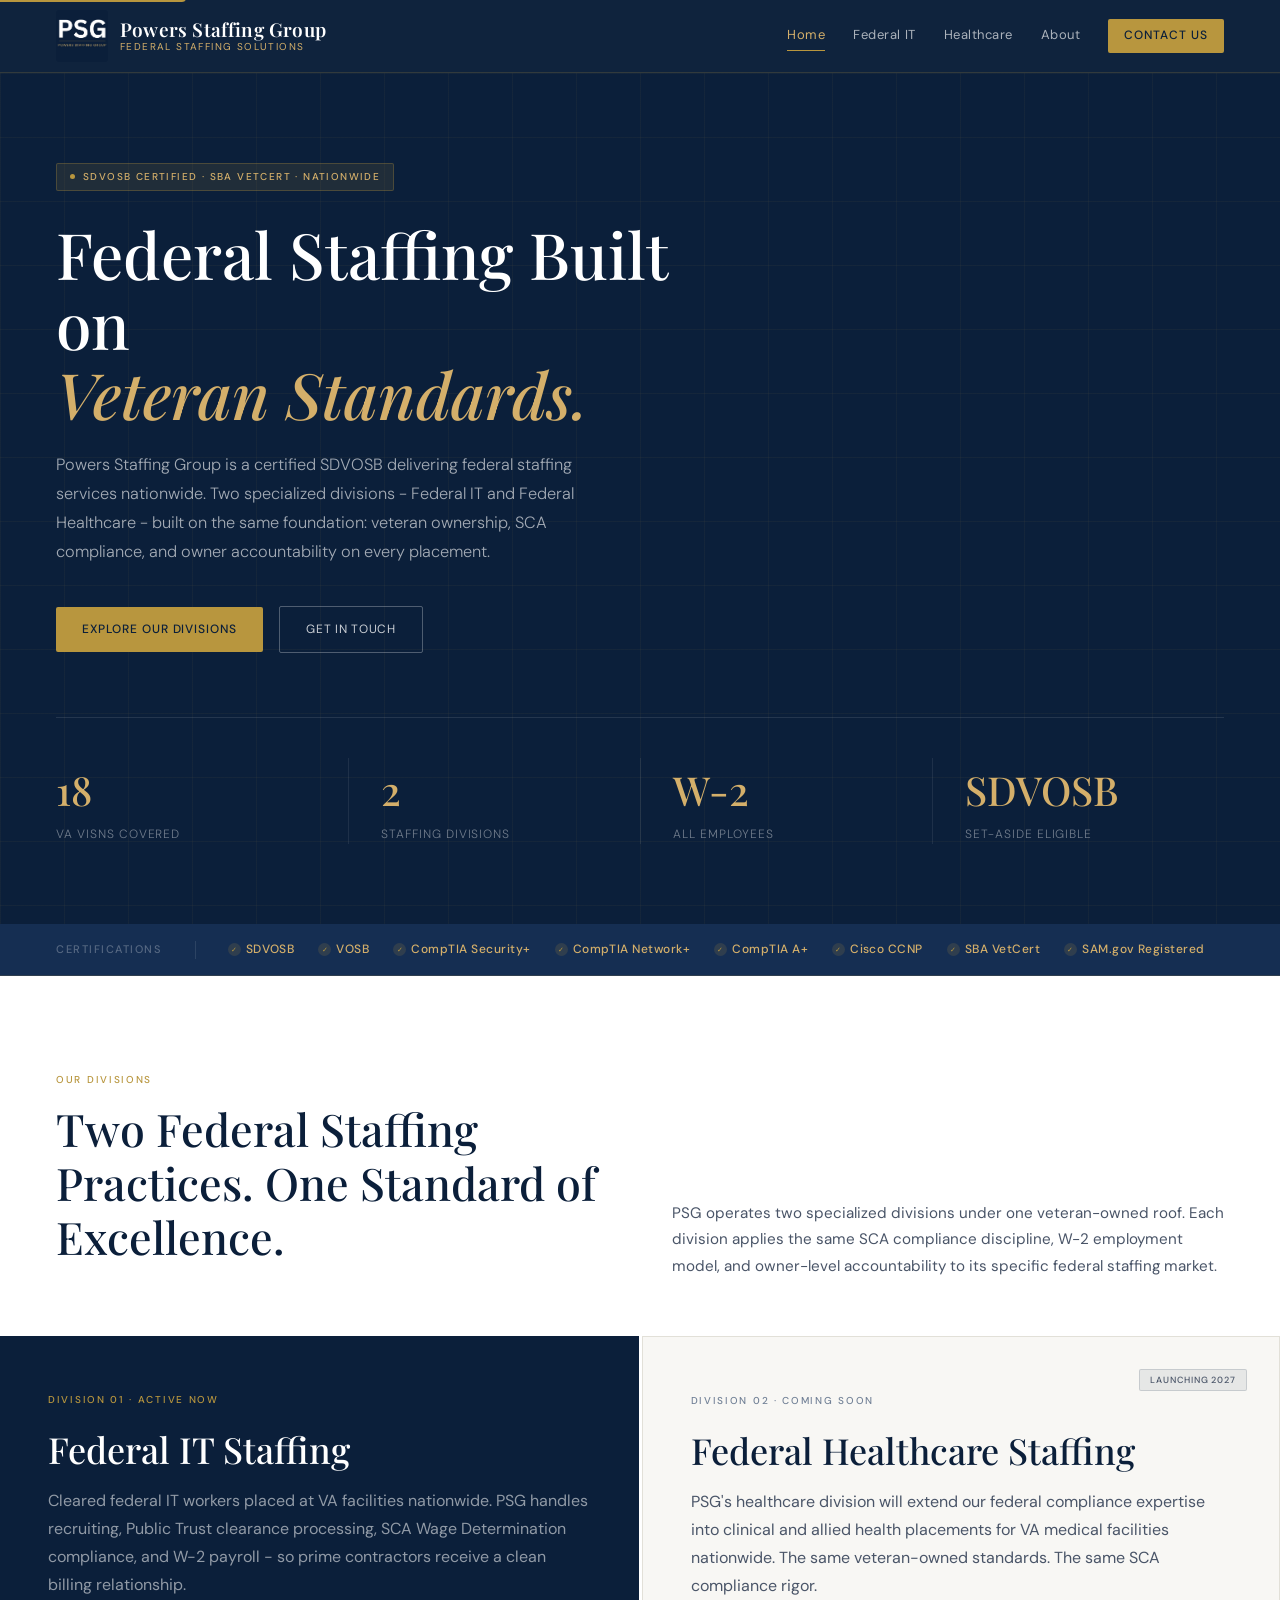
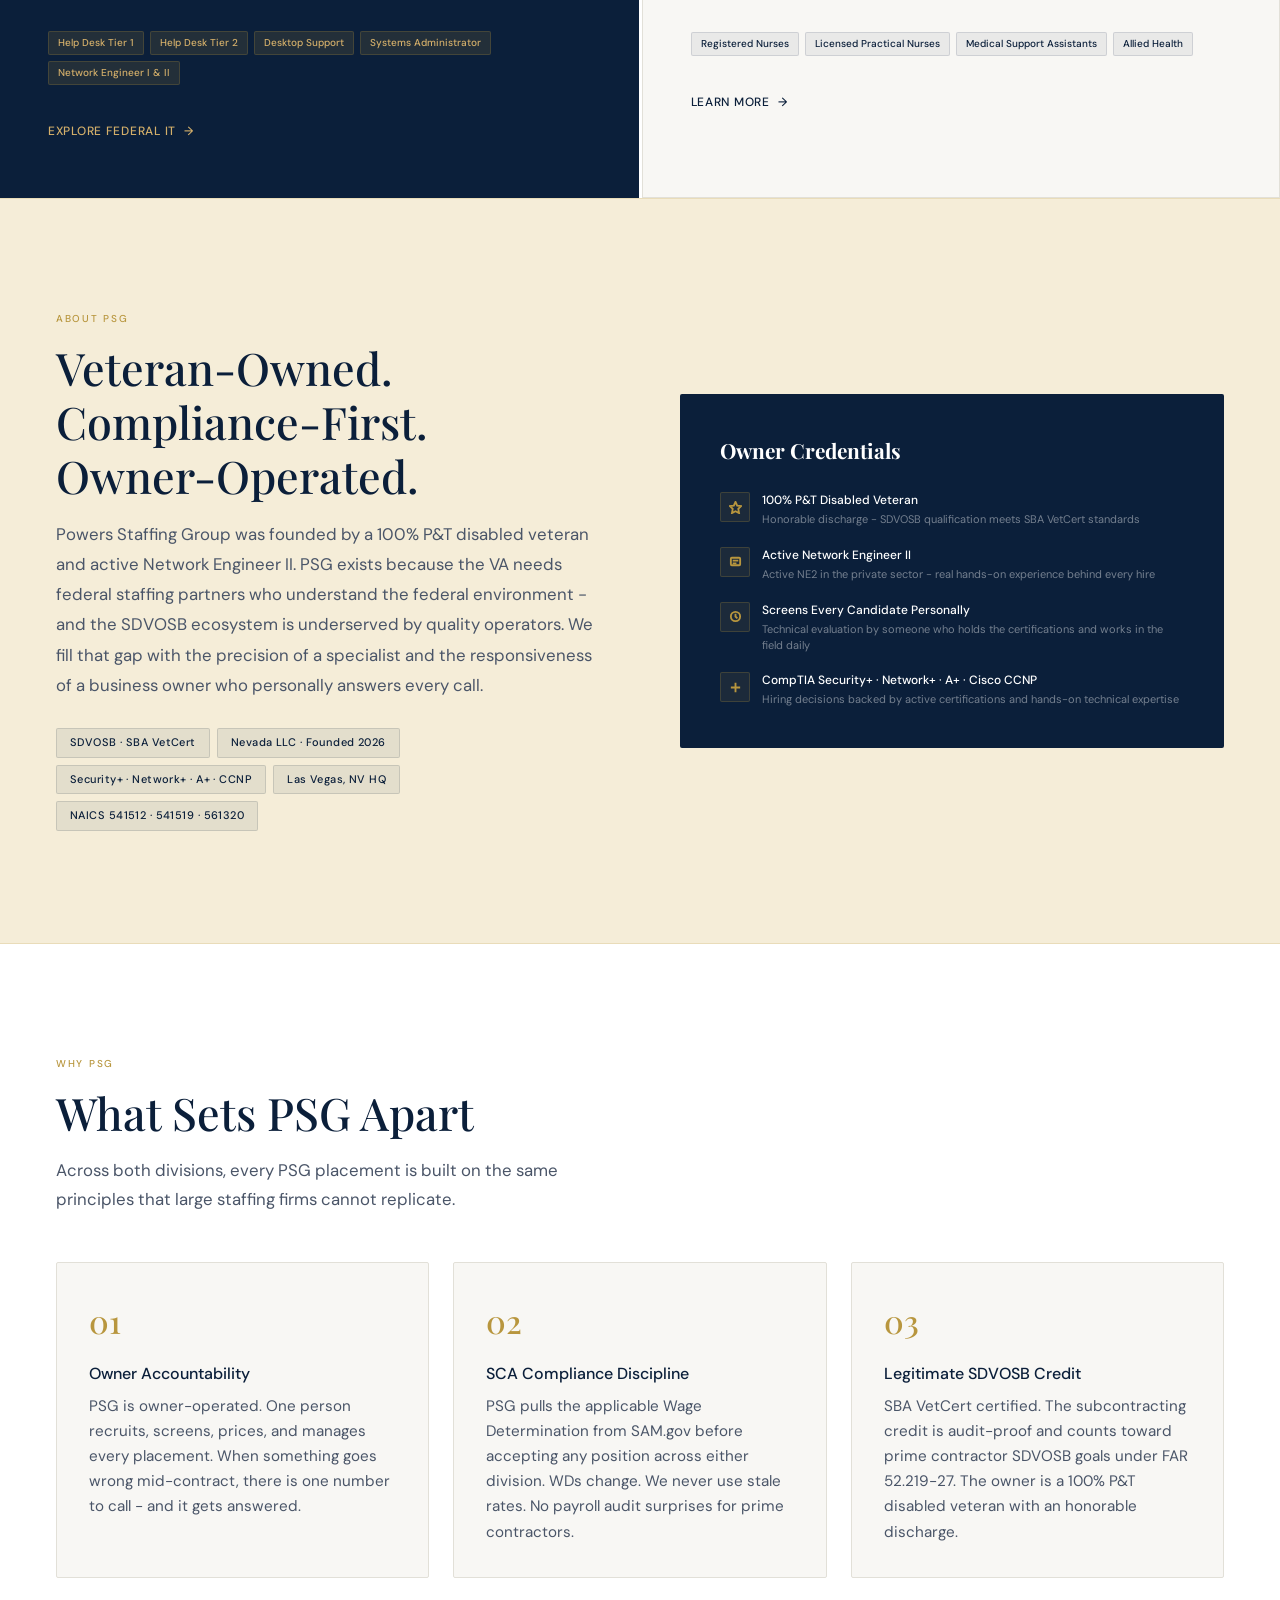
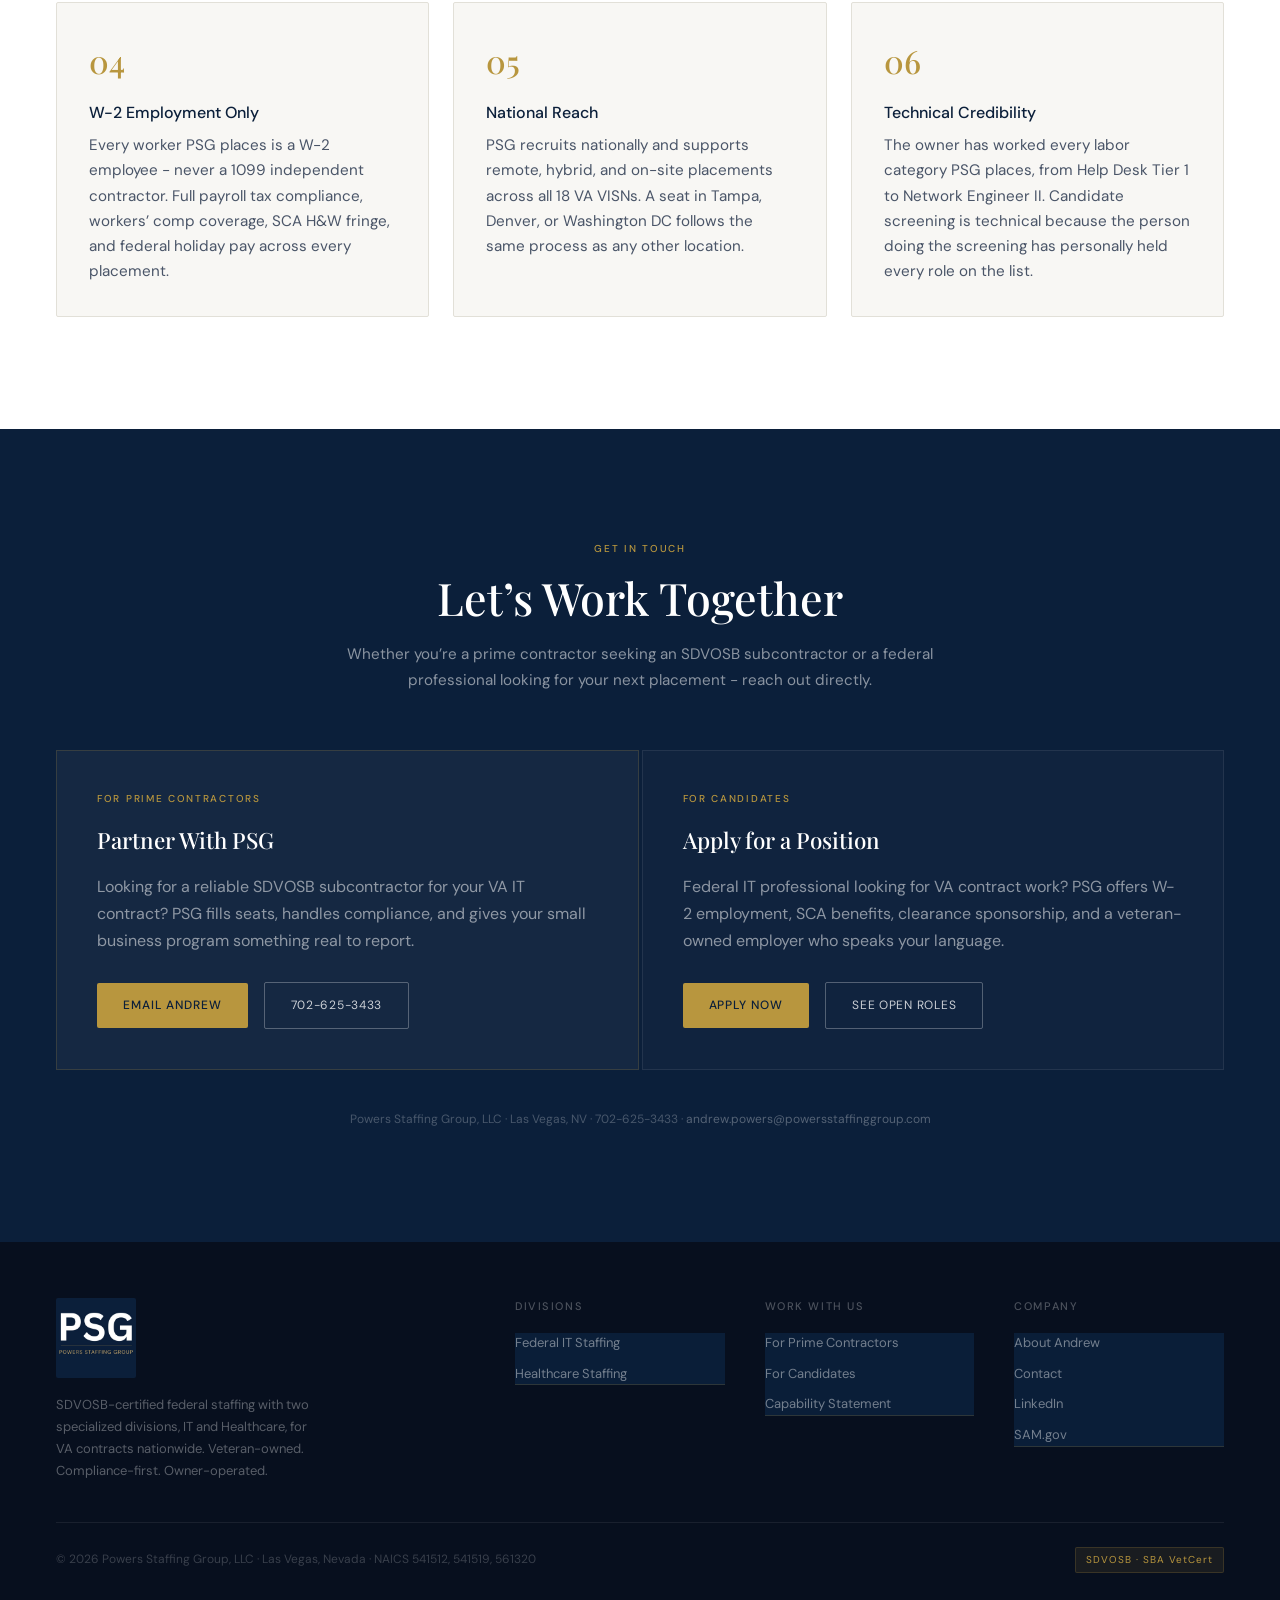
<file: index.html>
<!DOCTYPE html>
<html lang="en">
<head>
<meta charset="UTF-8">
<meta name="viewport" content="width=device-width, initial-scale=1.0">

<title>Powers Staffing Group | SDVOSB Federal Staffing | Nationwide</title>
<meta name="description" content="Powers Staffing Group is a certified SDVOSB federal staffing company. Two divisions: Federal IT Staffing (active) and Federal Healthcare Staffing (launching 2027). Veteran-owned, SCA compliant, Las Vegas NV.">
<meta name="robots" content="index, follow, max-snippet:-1, max-image-preview:large">
<link rel="canonical" href="https://www.powersstaffinggroup.com/">

<meta property="og:type"        content="website">
<meta property="og:url"         content="https://www.powersstaffinggroup.com/">
<meta property="og:title"       content="Powers Staffing Group | SDVOSB Federal Staffing | Nationwide">
<meta property="og:description" content="Veteran-owned SDVOSB with two federal staffing divisions: IT and Healthcare. Nationwide VA coverage, SCA compliant, owner-operated. Las Vegas, NV.">
<meta property="og:site_name"   content="Powers Staffing Group">
<meta name="twitter:card"       content="summary_large_image">

<script type="application/ld+json">
{
  "@context": "https://schema.org",
  "@graph": [
    {
      "@type": ["Organization","LocalBusiness"],
      "@id": "https://www.powersstaffinggroup.com/#organization",
      "name": "Powers Staffing Group, LLC",
      "alternateName": "PSG",
      "url": "https://www.powersstaffinggroup.com",
      "email": "andrew.powers@powersstaffinggroup.com",
      "address": {
        "@type": "PostalAddress",
        "addressLocality": "Las Vegas",
        "addressRegion": "NV",
        "addressCountry": "US"
      },
      "foundingDate": "2026",
      "legalName": "Powers Staffing Group, LLC",
      "description": "Powers Staffing Group is a certified Service-Disabled Veteran-Owned Small Business (SDVOSB) providing federal staffing services nationwide. Divisions include Federal IT Staffing and Federal Healthcare Staffing for Department of Veterans Affairs contracts.",
      "naics": ["541512","541519","561320"],
      "hasCredential": [
        {"@type":"EducationalOccupationalCredential","name":"SDVOSB Certification","credentialCategory":"SBA VetCert"},
        {"@type":"EducationalOccupationalCredential","name":"CompTIA Security+"},
        {"@type":"EducationalOccupationalCredential","name":"CompTIA Network+"},
        {"@type":"EducationalOccupationalCredential","name":"CompTIA A+"},
        {"@type":"EducationalOccupationalCredential","name":"Cisco CCNP"}
      ],
      "areaServed": {"@type":"Country","name":"United States"},
      "sameAs": ["https://www.linkedin.com/company/powers-staffing-group","https://sam.gov"]
    },
    {
      "@type": "WebSite",
      "@id": "https://www.powersstaffinggroup.com/#website",
      "url": "https://www.powersstaffinggroup.com",
      "name": "Powers Staffing Group",
      "publisher": {"@id":"https://www.powersstaffinggroup.com/#organization"}
    }
  ]
}
</script>

<link rel="sitemap" type="application/xml" href="/sitemap.xml">
<link rel="icon" type="image/png" href="/favicon.png">
<link rel="apple-touch-icon" href="/favicon.png">
<link rel="preconnect" href="https://fonts.googleapis.com">
<link rel="preconnect" href="https://fonts.gstatic.com" crossorigin>
<link href="https://fonts.googleapis.com/css2?family=Playfair+Display:ital,wght@0,400;0,500;0,600;1,400;1,500&family=DM+Sans:wght@300;400;500&display=swap" rel="stylesheet">
<link rel="stylesheet" href="/style.css">

<style>
/* ── HOMEPAGE-SPECIFIC STYLES ── */

/* Hero */
#hero { background: var(--navy); padding: 5.5rem 0 5rem; position: relative; overflow: hidden; }
.hero-grid-bg { position: absolute; inset: 0; background-image: linear-gradient(rgba(184,150,62,0.06) 1px,transparent 1px),linear-gradient(90deg,rgba(184,150,62,0.06) 1px,transparent 1px); background-size: 64px 64px; pointer-events: none; }
.hero-badge { display: inline-flex; align-items: center; gap: 8px; background: rgba(184,150,62,0.12); border: 1px solid rgba(184,150,62,0.28); border-radius: 2px; padding: 5px 13px; margin-bottom: 1.75rem; }
.hero-dot { width: 5px; height: 5px; border-radius: 50%; background: var(--gold); flex-shrink: 0; }
.hero-badge-txt { font-size: 10px; font-weight: 500; color: var(--gold-light); letter-spacing: 0.14em; text-transform: uppercase; }
.hero-sub { font-size: 1.02rem; font-weight: 300; color: rgba(255,255,255,0.62); max-width: 540px; line-height: 1.78; margin-bottom: 2.5rem; }

/* Division doors */
#divisions { background: var(--white); padding: 6rem 0 0; }
.div-intro { display: grid; grid-template-columns: 1fr 1fr; gap: 4rem; align-items: end; margin-bottom: 3.5rem; }
.div-intro-body { font-size: 0.95rem; color: var(--slate); line-height: 1.75; }
.div-grid { display: grid; grid-template-columns: 1fr 1fr; gap: 3px; }
.div-door { display: block; text-decoration: none; position: relative; overflow: hidden; padding: 3.5rem 3rem; transition: opacity 0.2s; }
.div-door:hover { opacity: 0.93; }
.div-door.active-div { background: var(--navy); }
.div-door.soon-div  { background: var(--cream); border: 1px solid var(--border); }
.div-door-eyebrow { font-size: 10px; font-weight: 500; letter-spacing: 0.17em; text-transform: uppercase; display: block; margin-bottom: 1.25rem; }
.div-door.active-div .div-door-eyebrow { color: var(--gold); }
.div-door.soon-div  .div-door-eyebrow { color: var(--slate-light); }
.div-door-title { font-family: 'Playfair Display', serif; font-size: 2.25rem; font-weight: 500; line-height: 1.2; margin-bottom: 1rem; display: block; }
.div-door.active-div .div-door-title { color: #fff; }
.div-door.soon-div  .div-door-title { color: var(--navy); }
.div-door-body { font-size: 1rem; line-height: 1.75; margin-bottom: 2rem; display: block; }
.div-door.active-div .div-door-body { color: rgba(255,255,255,0.55); }
.div-door.soon-div  .div-door-body { color: var(--slate); }
.div-door-cta { display: inline-flex; align-items: center; gap: 8px; font-size: 12px; font-weight: 500; letter-spacing: 0.06em; text-transform: uppercase; }
.div-door.active-div .div-door-cta { color: var(--gold-light); }
.div-door.soon-div  .div-door-cta { color: var(--navy); }
.div-door-arrow { transition: transform 0.2s; }
.div-door:hover .div-door-arrow { transform: translateX(4px); }
.soon-pill { position: absolute; top: 2rem; right: 2rem; background: rgba(11,31,58,0.07); border: 1px solid rgba(11,31,58,0.14); border-radius: 2px; padding: 3px 10px; font-size: 9px; font-weight: 500; color: var(--slate); letter-spacing: 0.1em; text-transform: uppercase; }
.div-door-cats { display: flex; flex-wrap: wrap; gap: 6px; margin-bottom: 2rem; }
.div-door-cat { font-size: 10px; font-weight: 500; padding: 3px 9px; border-radius: 2px; }
.div-door.active-div .div-door-cat { background: rgba(184,150,62,0.14); color: var(--gold-light); border: 1px solid rgba(184,150,62,0.22); }
.div-door.soon-div  .div-door-cat { background: rgba(11,31,58,0.06); color: var(--navy); border: 1px solid rgba(11,31,58,0.12); }

/* About strip */
#about { background: var(--gold-pale); border-top: 1px solid rgba(184,150,62,0.2); border-bottom: 1px solid rgba(184,150,62,0.2); }
.about-grid { display: grid; grid-template-columns: 1fr 1fr; gap: 5rem; align-items: center; }
.about-body { font-size: 1.05rem; color: var(--slate); line-height: 1.8; margin-bottom: 1.75rem; }
.about-creds { display: flex; flex-wrap: wrap; gap: 7px; }
.cred-badge { background: rgba(11,31,58,0.07); border: 1px solid rgba(11,31,58,0.13); padding: 5px 13px; border-radius: 2px; font-size: 11px; font-weight: 500; color: var(--navy); letter-spacing: 0.04em; }
.owner-card { background: var(--navy); border-radius: 2px; padding: 2.5rem; }
.owner-card-title { font-family: 'Playfair Display', serif; font-size: 1.3rem; color: #fff; margin-bottom: 1.5rem; }
.owner-rows { display: flex; flex-direction: column; gap: 1.1rem; }
.owner-row { display: flex; align-items: flex-start; gap: 12px; }
.owner-icon { width: 30px; height: 30px; background: rgba(184,150,62,0.1); border: 1px solid rgba(184,150,62,0.22); border-radius: 2px; display: flex; align-items: center; justify-content: center; flex-shrink: 0; margin-top: 1px; }
.owner-row-title { font-size: 12px; font-weight: 500; color: #fff; margin-bottom: 2px; }
.owner-row-sub   { font-size: 11px; color: rgba(255,255,255,0.43); line-height: 1.45; }

/* Why us (3-col) */
#why { background: var(--white); }
.why-grid-3 { display: grid; grid-template-columns: repeat(3,1fr); gap: 1.5rem; margin-top: 3rem; }
.why-card { background: var(--cream); border: 1px solid var(--border); border-radius: 2px; padding: 2rem; }
.why-num { font-family: 'Playfair Display', serif; font-size: 2rem; font-weight: 500; color: var(--gold); display: block; margin-bottom: 0.875rem; }
.why-h { font-size: 1rem; font-weight: 500; color: var(--navy); margin-bottom: 0.5rem; }
.why-p { font-size: 0.95rem; color: var(--slate); line-height: 1.65; }

/* Contact */
#contact { background: var(--navy); text-align: center; }
.contact-grid { display: grid; grid-template-columns: 1fr 1fr; gap: 3px; margin-top: 3.5rem; text-align: left; }
.contact-card { padding: 2.5rem; }
.contact-card.primes-card { background: rgba(255,255,255,0.04); border: 1px solid rgba(184,150,62,0.2); }
.contact-card.candidates-card { background: rgba(255,255,255,0.02); border: 1px solid rgba(255,255,255,0.08); }
.contact-card-tag { font-size: 10px; font-weight: 500; color: var(--gold); letter-spacing: 0.17em; text-transform: uppercase; display: block; margin-bottom: 1rem; }
.contact-card h3 { font-family: 'Playfair Display', serif; font-size: 1.4rem; font-weight: 500; color: #fff; margin-bottom: 0.875rem; }
.contact-card p { font-size: 1rem; color: rgba(255,255,255,0.52); line-height: 1.7; margin-bottom: 1.75rem; }

@media (max-width: 768px) {
  .div-intro, .div-grid, .about-grid, .contact-grid { grid-template-columns: 1fr; gap: 2rem; }
  .why-grid-3 { grid-template-columns: 1fr 1fr; }
  .div-door { padding: 2.5rem 1.75rem; }
}
@media (max-width: 480px) {
  .why-grid-3 { grid-template-columns: 1fr; }
}
</style>
</head>

<body>
<a href="#main-content" class="skip-nav">Skip to main content</a>

<!-- NAV -->
<nav role="navigation" aria-label="Main navigation">
  <div class="nav-w">
        <a href="/" class="nav-brand" aria-label="Powers Staffing Group home">
      <img src="/logo-main.png" alt="Powers Staffing Group logo" class="nav-logo-img">
      <div class="nav-brand-text">
        <span class="nav-brand-main">Powers Staffing Group</span>
        <span class="nav-brand-sub">Federal Staffing Solutions</span>
      </div>
    </a>
    <div class="nav-links">
      <a href="/" class="active" aria-current="page">Home</a>
      <a href="/federal-it/">Federal IT</a>
      <a href="/healthcare/">Healthcare</a>
      <a href="/about/">About</a>
      <a href="/#contact" class="nav-cta">Contact Us</a>
    </div>
    <button class="nav-hamburger" id="hamburger" aria-label="Open menu" aria-expanded="false" aria-controls="nav-drawer">
      <span></span><span></span><span></span>
    </button>
  </div>
</nav>

<div class="nav-drawer" id="nav-drawer" role="dialog" aria-label="Mobile navigation">
  <a href="/" class="active">Home</a>
  <a href="/federal-it/">Federal IT</a>
  <a href="/healthcare/">Healthcare</a>
  <a href="/about/">About</a>
  <a href="/#contact" class="drawer-cta">Contact Us</a>
</div>

<main id="main-content">

<!-- HERO -->
<section id="hero" aria-labelledby="hero-heading">
  <div class="hero-grid-bg" aria-hidden="true"></div>
  <div class="w" style="position:relative;z-index:1">
    <div class="hero-badge">
      <div class="hero-dot" aria-hidden="true"></div>
      <span class="hero-badge-txt">SDVOSB Certified &middot; SBA VetCert &middot; Nationwide</span>
    </div>
    <h1 id="hero-heading" class="h1-hero">
      Federal Staffing Built on<br><em>Veteran Standards.</em>
    </h1>
    <p class="hero-sub">Powers Staffing Group is a certified SDVOSB delivering federal staffing services nationwide. Two specialized divisions  -  Federal IT and Federal Healthcare  -  built on the same foundation: veteran ownership, SCA compliance, and owner accountability on every placement.</p>
    <div class="btn-row">
      <a href="/#divisions" class="btn-gold">Explore Our Divisions</a>
      <a href="/#contact" class="btn-ghost">Get in Touch</a>
    </div>
    <div class="stats-row" role="list" aria-label="Key facts">
      <div class="stat" role="listitem"><span class="stat-n">18</span><span class="stat-l">VA VISNs Covered</span></div>
      <div class="stat" role="listitem"><span class="stat-n">2</span><span class="stat-l">Staffing Divisions</span></div>
      <div class="stat" role="listitem"><span class="stat-n">W-2</span><span class="stat-l">All Employees</span></div>
      <div class="stat" role="listitem"><span class="stat-n">SDVOSB</span><span class="stat-l">Set-Aside Eligible</span></div>
    </div>
  </div>
</section>

<!-- CERT STRIP -->
<div class="cert-strip" role="complementary" aria-label="Certifications">
  <div class="cert-inner">
    <span class="cert-lbl">Certifications</span>
    <div class="cert-div" aria-hidden="true"></div>
    <div class="cert-items">
      <span class="cert-item"><span class="cert-chk" aria-hidden="true">&#10003;</span>SDVOSB</span>
      <span class="cert-item"><span class="cert-chk" aria-hidden="true">&#10003;</span>VOSB</span>
      <span class="cert-item"><span class="cert-chk" aria-hidden="true">&#10003;</span>CompTIA Security+</span>
      <span class="cert-item"><span class="cert-chk" aria-hidden="true">&#10003;</span>CompTIA Network+</span>
      <span class="cert-item"><span class="cert-chk" aria-hidden="true">&#10003;</span>CompTIA A+</span>
      <span class="cert-item"><span class="cert-chk" aria-hidden="true">&#10003;</span>Cisco CCNP</span>
      <span class="cert-item"><span class="cert-chk" aria-hidden="true">&#10003;</span>SBA VetCert</span>
      <span class="cert-item"><span class="cert-chk" aria-hidden="true">&#10003;</span>SAM.gov Registered</span>
    </div>
  </div>
</div>

<!-- DIVISIONS -->
<section id="divisions" aria-labelledby="divisions-heading">
  <div class="w">
    <div class="div-intro">
      <div>
        <span class="tag" aria-hidden="true">Our Divisions</span>
        <h2 id="divisions-heading" class="h2-dk">Two Federal Staffing Practices. One Standard of Excellence.</h2>
      </div>
      <p class="div-intro-body">PSG operates two specialized divisions under one veteran-owned roof. Each division applies the same SCA compliance discipline, W-2 employment model, and owner-level accountability to its specific federal staffing market.</p>
    </div>
  </div>
  <div class="div-grid">

    <!-- IT DOOR -->
    <a href="/federal-it/" class="div-door active-div" aria-label="Federal IT Staffing division  -  learn more">
      <span class="div-door-eyebrow">Division 01 &middot; Active Now</span>
      <span class="div-door-title">Federal IT Staffing</span>
      <span class="div-door-body">Cleared federal IT workers placed at VA facilities nationwide. PSG handles recruiting, Public Trust clearance processing, SCA Wage Determination compliance, and W-2 payroll  -  so prime contractors receive a clean billing relationship.</span>
      <div class="div-door-cats" aria-label="Labor categories">
        <span class="div-door-cat">Help Desk Tier 1</span>
        <span class="div-door-cat">Help Desk Tier 2</span>
        <span class="div-door-cat">Desktop Support</span>
        <span class="div-door-cat">Systems Administrator</span>
        <span class="div-door-cat">Network Engineer I &amp; II</span>
      </div>
      <span class="div-door-cta">Explore Federal IT <span class="div-door-arrow">&#8594;</span></span>
    </a>

    <!-- HEALTHCARE DOOR -->
    <a href="/healthcare/" class="div-door soon-div" aria-label="Federal Healthcare Staffing division  -  learn more">
      <span class="soon-pill">Launching 2027</span>
      <span class="div-door-eyebrow">Division 02 &middot; Coming Soon</span>
      <span class="div-door-title">Federal Healthcare Staffing</span>
      <span class="div-door-body">PSG's healthcare division will extend our federal compliance expertise into clinical and allied health placements for VA medical facilities nationwide. The same veteran-owned standards. The same SCA compliance rigor.</span>
      <div class="div-door-cats" aria-label="Upcoming labor categories">
        <span class="div-door-cat">Registered Nurses</span>
        <span class="div-door-cat">Licensed Practical Nurses</span>
        <span class="div-door-cat">Medical Support Assistants</span>
        <span class="div-door-cat">Allied Health</span>
      </div>
      <span class="div-door-cta">Learn More <span class="div-door-arrow">&#8594;</span></span>
    </a>

  </div>
</section>

<!-- ABOUT -->
<section id="about" aria-labelledby="about-heading">
  <div class="w">
    <div class="about-grid">
      <div>
        <span class="tag" aria-hidden="true">About PSG</span>
        <h2 id="about-heading" class="h2-dk">Veteran-Owned.<br>Compliance-First.<br>Owner-Operated.</h2>
        <p class="about-body">Powers Staffing Group was founded by a 100% P&amp;T disabled veteran and active Network Engineer II. PSG exists because the VA needs federal staffing partners who understand the federal environment  -  and the SDVOSB ecosystem is underserved by quality operators. We fill that gap with the precision of a specialist and the responsiveness of a business owner who personally answers every call.</p>
        <div class="about-creds" aria-label="Company credentials">
          <span class="cred-badge">SDVOSB &middot; SBA VetCert</span>
          <span class="cred-badge">Nevada LLC &middot; Founded 2026</span>
          <span class="cred-badge">Security+ &middot; Network+ &middot; A+ &middot; CCNP</span>
          <span class="cred-badge">Las Vegas, NV HQ</span>
          <span class="cred-badge">NAICS 541512 &middot; 541519 &middot; 561320</span>
        </div>
      </div>
      <div>
        <div class="owner-card">
          <h3 class="owner-card-title">Owner Credentials</h3>
          <div class="owner-rows">
            <div class="owner-row">
              <div class="owner-icon" aria-hidden="true">
                <svg width="13" height="13" viewBox="0 0 14 14" fill="none" stroke="var(--gold)" stroke-width="2"><path d="M7 1l1.8 4L13 5.5l-3 3 .8 4.5L7 11l-3.8 2 .8-4.5-3-3L5.2 5z"/></svg>
              </div>
              <div><p class="owner-row-title">100% P&amp;T Disabled Veteran</p><p class="owner-row-sub">Honorable discharge  -  SDVOSB qualification meets SBA VetCert standards</p></div>
            </div>
            <div class="owner-row">
              <div class="owner-icon" aria-hidden="true">
                <svg width="13" height="13" viewBox="0 0 14 14" fill="none" stroke="var(--gold)" stroke-width="2"><rect x="2" y="3" width="10" height="8" rx="1"/><path d="M4 6h6M4 9h4"/></svg>
              </div>
              <div><p class="owner-row-title">Active Network Engineer II</p><p class="owner-row-sub">Active NE2 in the private sector  -  real hands-on experience behind every hire</p></div>
            </div>
            <div class="owner-row">
              <div class="owner-icon" aria-hidden="true">
                <svg width="13" height="13" viewBox="0 0 14 14" fill="none" stroke="var(--gold)" stroke-width="2"><circle cx="7" cy="7" r="5"/><path d="M7 4v3l2 2"/></svg>
              </div>
              <div><p class="owner-row-title">Screens Every Candidate Personally</p><p class="owner-row-sub">Technical evaluation by someone who holds the certifications and works in the field daily</p></div>
            </div>
            <div class="owner-row">
              <div class="owner-icon" aria-hidden="true">
                <svg width="13" height="13" viewBox="0 0 14 14" fill="none" stroke="var(--gold)" stroke-width="2"><path d="M2 7h10M7 2v10"/></svg>
              </div>
              <div><p class="owner-row-title">CompTIA Security+ &middot; Network+ &middot; A+ &middot; Cisco CCNP</p><p class="owner-row-sub">Hiring decisions backed by active certifications and hands-on technical expertise</p></div>
            </div>
          </div>
        </div>
      </div>
    </div>
  </div>
</section>

<!-- WHY PSG -->
<section id="why" aria-labelledby="why-heading">
  <div class="w">
    <span class="tag" aria-hidden="true">Why PSG</span>
    <h2 id="why-heading" class="h2-dk">What Sets PSG Apart</h2>
    <p class="body-dk">Across both divisions, every PSG placement is built on the same principles that large staffing firms cannot replicate.</p>
    <div class="why-grid-3">
      <div class="why-card">
        <span class="why-num">01</span>
        <h3 class="why-h">Owner Accountability</h3>
        <p class="why-p">PSG is owner-operated. One person recruits, screens, prices, and manages every placement. When something goes wrong mid-contract, there is one number to call  -  and it gets answered.</p>
      </div>
      <div class="why-card">
        <span class="why-num">02</span>
        <h3 class="why-h">SCA Compliance Discipline</h3>
        <p class="why-p">PSG pulls the applicable Wage Determination from SAM.gov before accepting any position across either division. WDs change. We never use stale rates. No payroll audit surprises for prime contractors.</p>
      </div>
      <div class="why-card">
        <span class="why-num">03</span>
        <h3 class="why-h">Legitimate SDVOSB Credit</h3>
        <p class="why-p">SBA VetCert certified. The subcontracting credit is audit-proof and counts toward prime contractor SDVOSB goals under FAR 52.219-27. The owner is a 100% P&amp;T disabled veteran with an honorable discharge.</p>
      </div>
      <div class="why-card">
        <span class="why-num">04</span>
        <h3 class="why-h">W-2 Employment Only</h3>
        <p class="why-p">Every worker PSG places is a W-2 employee  -  never a 1099 independent contractor. Full payroll tax compliance, workers&rsquo; comp coverage, SCA H&amp;W fringe, and federal holiday pay across every placement.</p>
      </div>
      <div class="why-card">
        <span class="why-num">05</span>
        <h3 class="why-h">National Reach</h3>
        <p class="why-p">PSG recruits nationally and supports remote, hybrid, and on-site placements across all 18 VA VISNs. A seat in Tampa, Denver, or Washington DC follows the same process as any other location.</p>
      </div>
      <div class="why-card">
        <span class="why-num">06</span>
        <h3 class="why-h">Technical Credibility</h3>
        <p class="why-p">The owner has worked every labor category PSG places, from Help Desk Tier 1 to Network Engineer II. Candidate screening is technical because the person doing the screening has personally held every role on the list.</p>
      </div>
    </div>
  </div>
</section>

<!-- CONTACT -->
<section id="contact" aria-labelledby="contact-heading">
  <div class="w">
    <div style="text-align:center;max-width:600px;margin:0 auto">
      <span class="tag" aria-hidden="true">Get In Touch</span>
      <h2 id="contact-heading" class="h2-lt">Let&rsquo;s Work Together</h2>
      <p style="color:rgba(255,255,255,0.52);font-size:0.95rem;line-height:1.75;margin-bottom:0">Whether you&rsquo;re a prime contractor seeking an SDVOSB subcontractor or a federal professional looking for your next placement  -  reach out directly.</p>
    </div>
    <div class="contact-grid">
      <div class="contact-card primes-card">
        <span class="contact-card-tag">For Prime Contractors</span>
        <h3>Partner With PSG</h3>
        <p>Looking for a reliable SDVOSB subcontractor for your VA IT contract? PSG fills seats, handles compliance, and gives your small business program something real to report.</p>
        <div class="btn-row">
          <a href="mailto:andrew.powers@powersstaffinggroup.com?subject=Prime%20Contractor%20Inquiry" class="btn-gold">Email Andrew</a>
          <a href="tel:+17026253433" class="btn-ghost">702-625-3433</a>
        </div>
      </div>
      <div class="contact-card candidates-card">
        <span class="contact-card-tag">For Candidates</span>
        <h3>Apply for a Position</h3>
        <p>Federal IT professional looking for VA contract work? PSG offers W-2 employment, SCA benefits, clearance sponsorship, and a veteran-owned employer who speaks your language.</p>
        <div class="btn-row">
          <a href="mailto:andrew.powers@powersstaffinggroup.com?subject=Candidate%20Application" class="btn-gold">Apply Now</a>
          <a href="/federal-it/#candidates" class="btn-ghost">See Open Roles</a>
        </div>
      </div>
    </div>
    <p style="text-align:center;margin-top:2.5rem;font-size:12px;color:rgba(255,255,255,0.25)">
      Powers Staffing Group, LLC &middot; Las Vegas, NV &middot; 702-625-3433 &middot;
      <a href="mailto:andrew.powers@powersstaffinggroup.com" style="color:rgba(255,255,255,0.3);text-decoration:none">andrew.powers@powersstaffinggroup.com</a>
    </p>
  </div>
</section>

</main>

<!-- FOOTER -->
<footer role="contentinfo">
  <div class="w">
    <div class="ft-top">
      <div>
        <img src="/logo-main.png" alt="Powers Staffing Group" class="footer-logo" width="80" height="80" style="margin-bottom:1rem;border-radius:2px">
        <p class="ft-desc">SDVOSB-certified federal staffing with two specialized divisions, IT and Healthcare, for VA contracts nationwide. Veteran-owned. Compliance-first. Owner-operated.</p>
      </div>
      <div>
        <p class="ft-col-h">Divisions</p>
        <nav class="ft-links" aria-label="Division links">
          <a href="/federal-it/">Federal IT Staffing</a>
          <a href="/healthcare/">Healthcare Staffing</a>
        </nav>
      </div>
      <div>
        <p class="ft-col-h">Work With Us</p>
        <nav class="ft-links" aria-label="Partner links">
          <a href="/federal-it/#primes">For Prime Contractors</a>
          <a href="/federal-it/#candidates">For Candidates</a>
          <a href="mailto:andrew.powers@powersstaffinggroup.com?subject=Capability%20Statement%20Request">Capability Statement</a>
        </nav>
      </div>
      <div>
        <p class="ft-col-h">Company</p>
        <nav class="ft-links" aria-label="Company links">
          <a href="/about/">About Andrew</a>
          <a href="/#contact">Contact</a>
          <a href="https://www.linkedin.com/company/powers-staffing-group" rel="noopener noreferrer" target="_blank">LinkedIn</a>
          <a href="https://sam.gov" rel="noopener noreferrer" target="_blank">SAM.gov</a>
        </nav>
      </div>
    </div>
    <div class="ft-bottom">
      <p class="ft-copy">&copy; 2026 Powers Staffing Group, LLC &middot; Las Vegas, Nevada &middot; NAICS 541512, 541519, 561320</p>
      <span class="ft-badge">SDVOSB &middot; SBA VetCert</span>
    </div>
  </div>
</footer>

<script>

</script>

<script>
(function(){
  var btn = document.getElementById('hamburger');
  var drawer = document.getElementById('nav-drawer');
  if(!btn||!drawer) return;
  btn.addEventListener('click', function(){
    var open = drawer.classList.toggle('open');
    btn.classList.toggle('open', open);
    btn.setAttribute('aria-expanded', String(open));
    document.body.style.overflow = open ? 'hidden' : '';
  });
  document.addEventListener('keydown', function(e){
    if(e.key==='Escape' && drawer.classList.contains('open')){
      drawer.classList.remove('open');
      btn.classList.remove('open');
      btn.setAttribute('aria-expanded','false');
      document.body.style.overflow='';
    }
  });
  drawer.querySelectorAll('a').forEach(function(a){
    a.addEventListener('click',function(){
      drawer.classList.remove('open');
      btn.classList.remove('open');
      btn.setAttribute('aria-expanded','false');
      document.body.style.overflow='';
    });
  });
})();
</script>

</body>
</html>
</file>
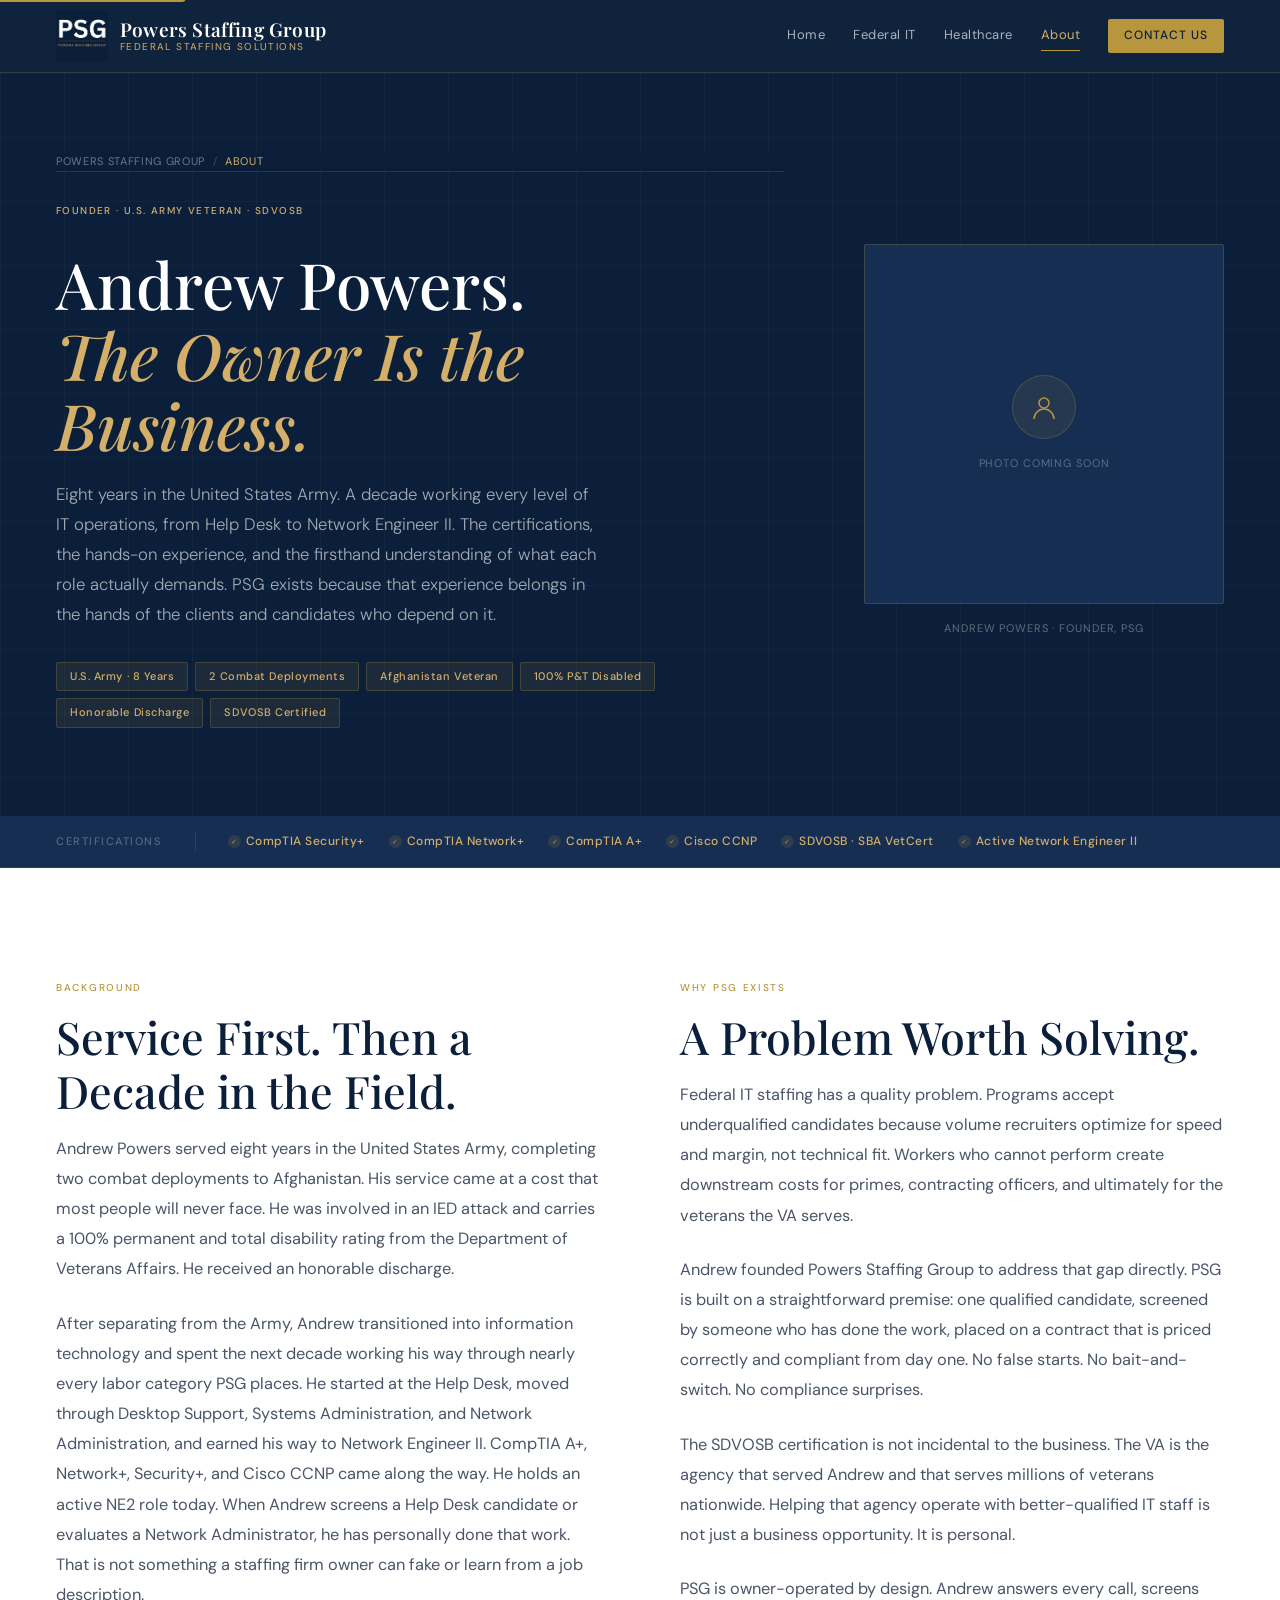
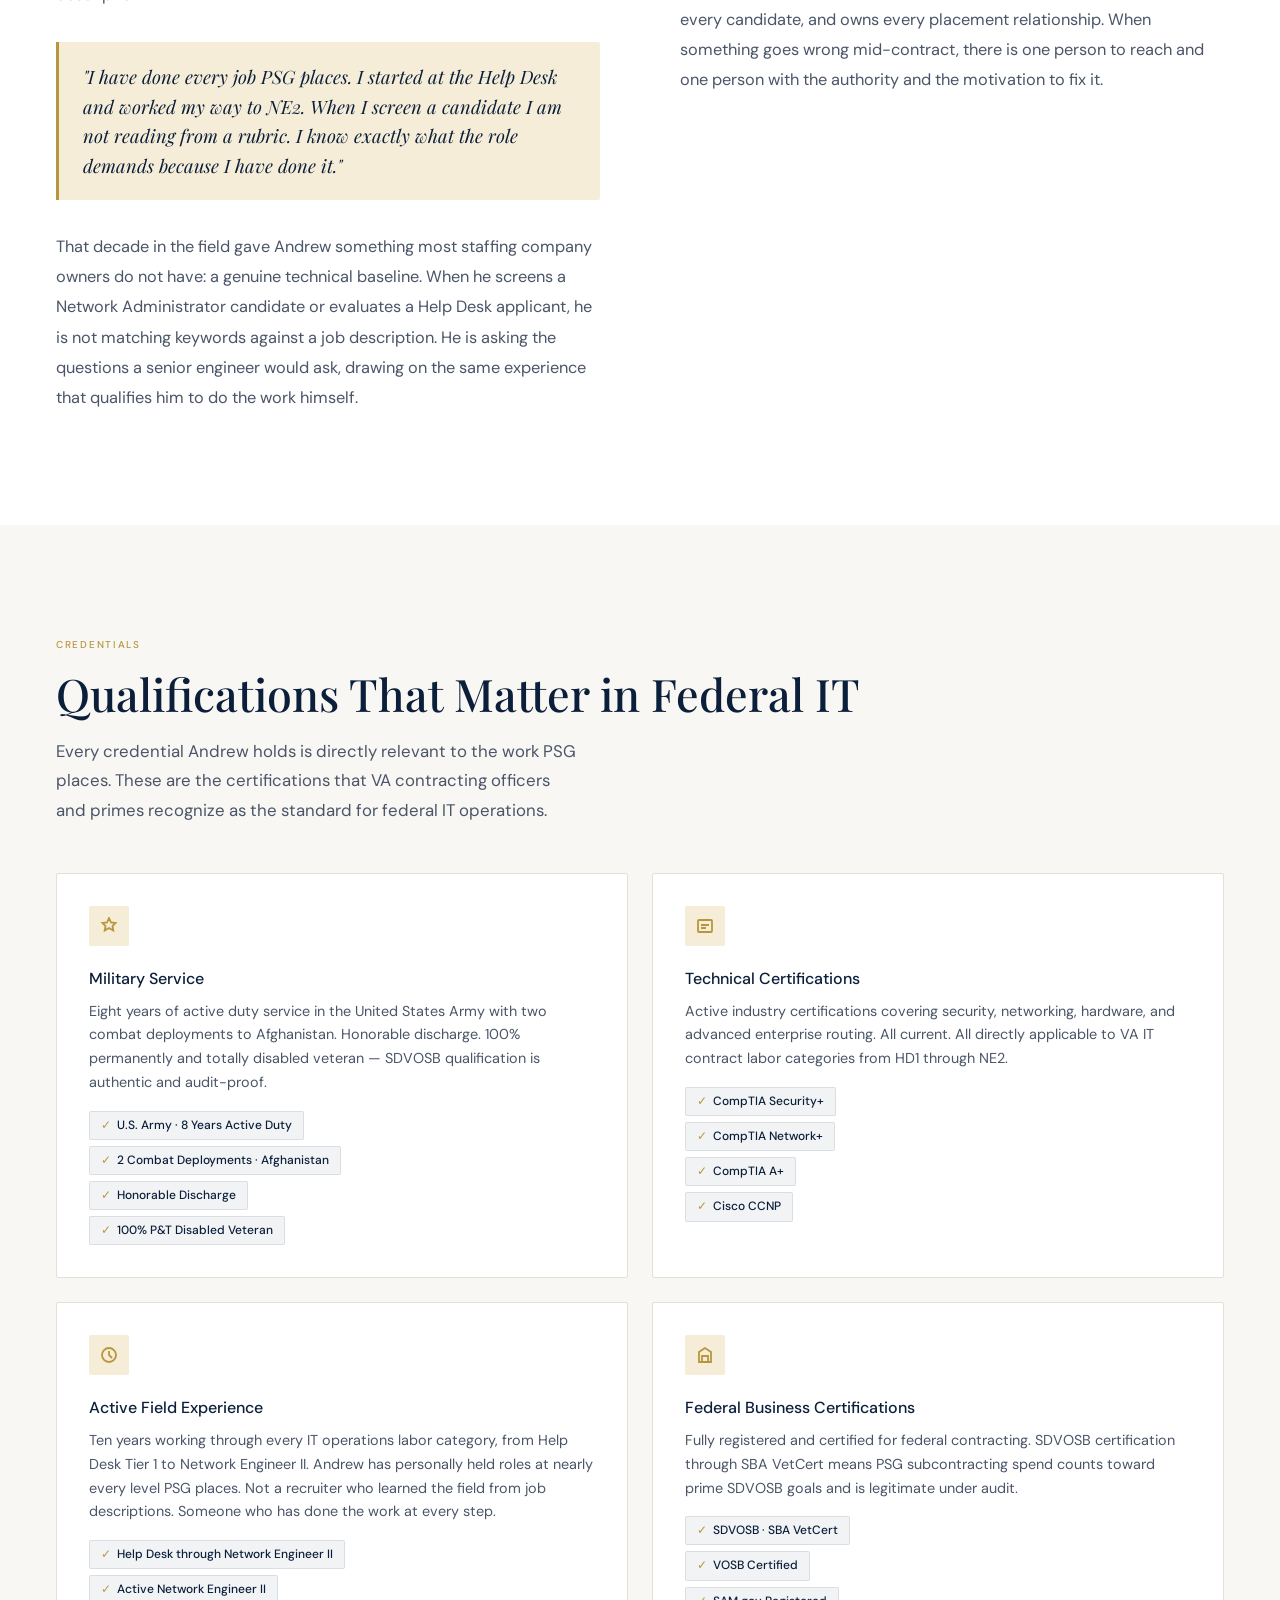
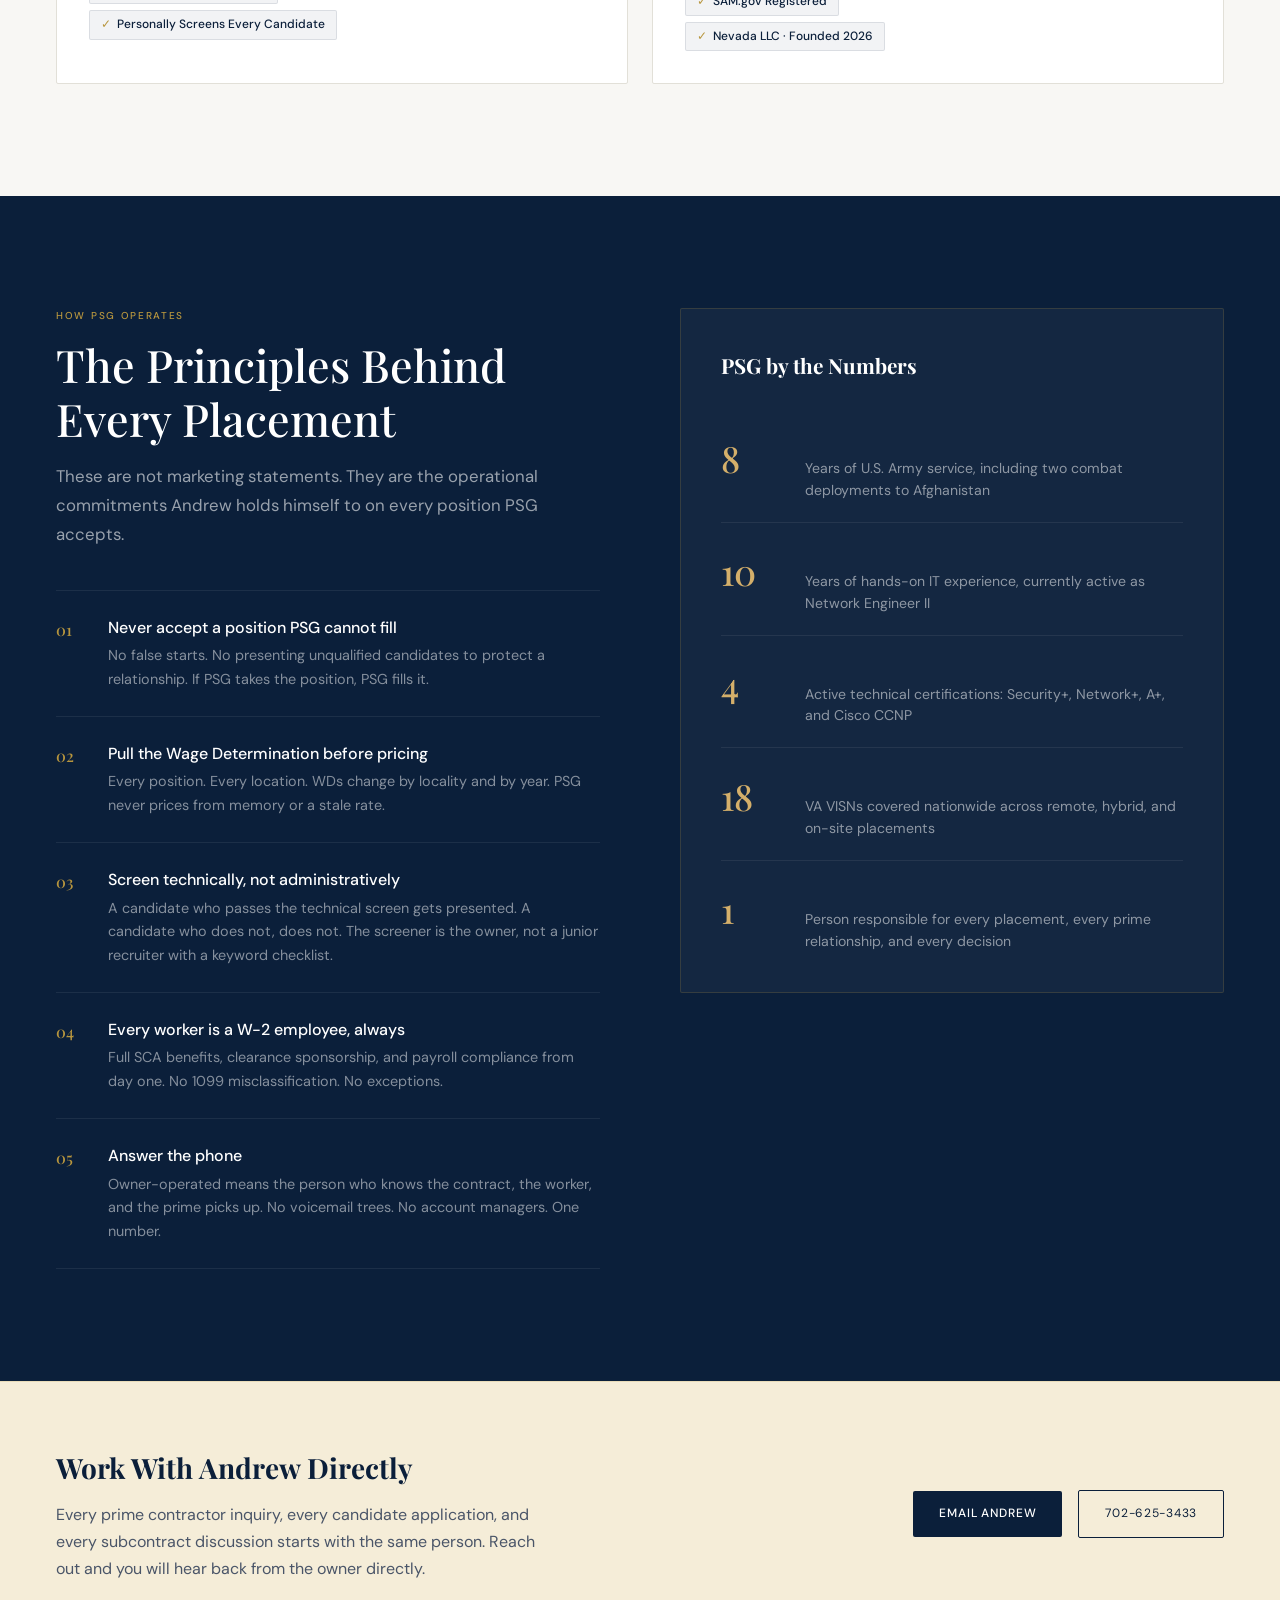
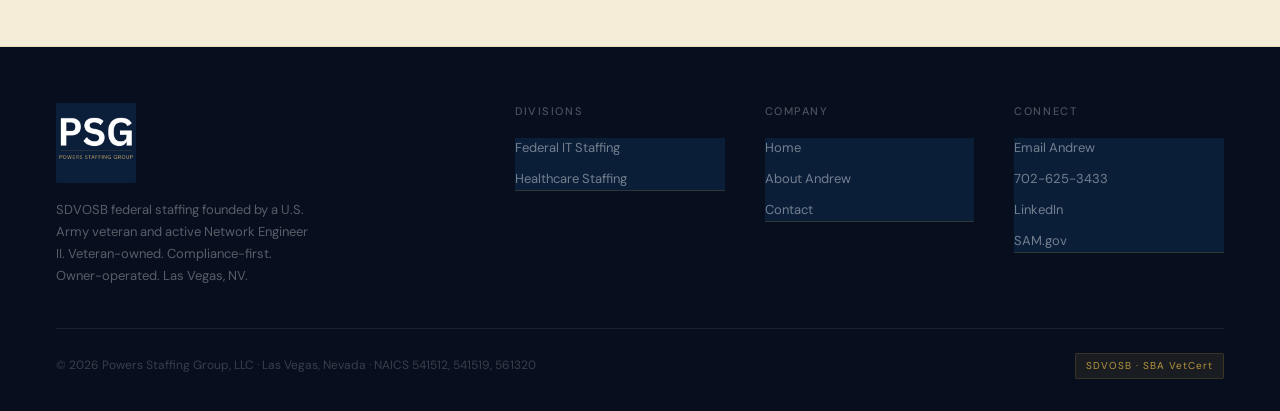
<file: about/index.html>
<!DOCTYPE html>
<html lang="en">
<head>
<meta charset="UTF-8">
<meta name="viewport" content="width=device-width, initial-scale=1.0">

<title>About Andrew Powers | Powers Staffing Group | SDVOSB Veteran Owner</title>
<meta name="description" content="Andrew Powers is a U.S. Army veteran, 100% P&T disabled, and active Network Engineer II. He founded Powers Staffing Group to bring genuine technical credibility to federal IT staffing for VA contracts nationwide.">
<meta name="robots" content="index, follow">
<link rel="canonical" href="https://www.powersstaffinggroup.com/about/">

<meta property="og:type"        content="website">
<meta property="og:url"         content="https://www.powersstaffinggroup.com/about/">
<meta property="og:title"       content="About Andrew Powers | Powers Staffing Group">
<meta property="og:description" content="Army veteran, 100% P&T disabled, active Network Engineer II. Founded PSG to bring real technical credibility to federal IT staffing for VA contracts nationwide.">
<meta property="og:site_name"   content="Powers Staffing Group">
<meta name="twitter:card"       content="summary_large_image">

<script type="application/ld+json">
{
  "@context": "https://schema.org",
  "@type": "Person",
  "@id": "https://www.powersstaffinggroup.com/about/#andrew-powers",
  "name": "Andrew Powers",
  "jobTitle": "Owner and Founder",
  "worksFor": {"@id": "https://www.powersstaffinggroup.com/#organization"},
  "description": "Andrew Powers is a U.S. Army veteran with 8 years of service and two combat deployments to Afghanistan. He is a 100% permanently and totally disabled veteran with an honorable discharge and the founder of Powers Staffing Group, LLC, a certified SDVOSB federal IT staffing company. He holds CompTIA Security+, Network+, A+, and Cisco CCNP certifications and works as an active Network Engineer II.",
  "hasCredential": [
    {"@type": "EducationalOccupationalCredential", "name": "CompTIA Security+"},
    {"@type": "EducationalOccupationalCredential", "name": "CompTIA Network+"},
    {"@type": "EducationalOccupationalCredential", "name": "CompTIA A+"},
    {"@type": "EducationalOccupationalCredential", "name": "Cisco CCNP"}
  ],
  "alumniOf": {"@type": "Organization", "name": "United States Army"},
  "address": {"@type": "PostalAddress", "addressLocality": "Las Vegas", "addressRegion": "NV", "addressCountry": "US"}
}
</script>

<link rel="sitemap" type="application/xml" href="/sitemap.xml">
<link rel="icon" type="image/png" href="/favicon.png">
<link rel="apple-touch-icon" href="/favicon.png">
<link rel="preconnect" href="https://fonts.googleapis.com">
<link rel="preconnect" href="https://fonts.gstatic.com" crossorigin>
<link href="https://fonts.googleapis.com/css2?family=Playfair+Display:ital,wght@0,400;0,500;0,600;1,400;1,500&family=DM+Sans:wght@300;400;500&display=swap" rel="stylesheet">
<link rel="stylesheet" href="/style.css">

<style>
.about-hero { background: var(--navy); padding: 5rem 0 5.5rem; position: relative; overflow: hidden; }
.about-hero-grid { position: absolute; inset: 0; background-image: linear-gradient(rgba(184,150,62,0.06) 1px,transparent 1px),linear-gradient(90deg,rgba(184,150,62,0.06) 1px,transparent 1px); background-size: 64px 64px; pointer-events: none; }
.about-hero-layout { display: grid; grid-template-columns: 1fr 360px; gap: 5rem; align-items: center; position: relative; z-index: 1; }
.photo-placeholder { width: 100%; aspect-ratio: 1; background: var(--navy-mid); border: 1px solid rgba(184,150,62,0.25); border-radius: 2px; display: flex; flex-direction: column; align-items: center; justify-content: center; gap: 1rem; }
.photo-placeholder-icon { width: 64px; height: 64px; background: rgba(184,150,62,0.1); border: 1px solid rgba(184,150,62,0.25); border-radius: 50%; display: flex; align-items: center; justify-content: center; }
.photo-placeholder-txt { font-size: 11px; color: rgba(255,255,255,0.3); letter-spacing: 0.08em; text-transform: uppercase; text-align: center; padding: 0 1.5rem; line-height: 1.6; }
.photo-actual { width: 100%; aspect-ratio: 1; object-fit: cover; border-radius: 2px; border: 1px solid rgba(184,150,62,0.25); display: block; }
.photo-caption { margin-top: 1rem; text-align: center; font-size: 11px; color: rgba(255,255,255,0.35); letter-spacing: 0.08em; text-transform: uppercase; }
.service-badges { display: flex; flex-wrap: wrap; gap: 7px; margin-top: 2rem; }
.svc-badge { background: rgba(184,150,62,0.1); border: 1px solid rgba(184,150,62,0.25); padding: 5px 13px; border-radius: 2px; font-size: 11px; font-weight: 500; color: var(--gold-light); letter-spacing: 0.05em; }

.story-section { background: var(--white); }
.story-grid { display: grid; grid-template-columns: 1fr 1fr; gap: 5rem; align-items: start; }
.story-body { font-size: 1.02rem; color: var(--slate); line-height: 1.85; }
.story-body p { margin-bottom: 1.5rem; }
.story-body p:last-child { margin-bottom: 0; }
.pull-quote { border-left: 3px solid var(--gold); padding: 1.25rem 1.5rem; margin: 2rem 0; background: var(--gold-pale); border-radius: 0 2px 2px 0; }
.pull-quote p { font-family: 'Playfair Display', serif; font-size: 1.15rem; font-style: italic; color: var(--navy); line-height: 1.6; margin: 0; }

.cred-section { background: var(--cream); }
.cred-grid { display: grid; grid-template-columns: repeat(2,1fr); gap: 1.5rem; margin-top: 3rem; }
.cred-card { background: var(--white); border: 1px solid var(--border); border-radius: 2px; padding: 2rem; }
.cred-card-icon { width: 40px; height: 40px; background: var(--gold-pale); border-radius: 2px; display: flex; align-items: center; justify-content: center; margin-bottom: 1.25rem; }
.cred-card h3 { font-size: 1rem; font-weight: 500; color: var(--navy); margin-bottom: 0.5rem; }
.cred-card p { font-size: 0.9rem; color: var(--slate); line-height: 1.65; margin-bottom: 1rem; }
.cred-list { display: flex; flex-direction: column; gap: 6px; }
.cred-item { font-size: 12px; font-weight: 500; color: var(--navy); background: rgba(11,31,58,0.05); border: 1px solid rgba(11,31,58,0.1); padding: 4px 11px; border-radius: 2px; display: inline-flex; align-items: center; gap: 6px; width: fit-content; }
.cred-item-chk { color: var(--gold); }

.founding-section { background: var(--navy); }
.founding-grid { display: grid; grid-template-columns: 1fr 1fr; gap: 5rem; align-items: start; }
.fp-list { display: flex; flex-direction: column; margin-top: 2.5rem; }
.fp { padding: 1.5rem 0; border-bottom: 1px solid rgba(255,255,255,0.07); display: grid; grid-template-columns: 36px 1fr; gap: 1rem; align-items: start; }
.fp:first-child { border-top: 1px solid rgba(255,255,255,0.07); }
.fp-n { font-family: 'Playfair Display', serif; font-size: 1rem; color: var(--gold); font-weight: 500; padding-top: 2px; }
.fp-h { font-size: 1rem; font-weight: 500; color: #fff; margin-bottom: 4px; }
.fp-p { font-size: 0.9rem; color: rgba(255,255,255,0.5); line-height: 1.65; }
.stats-card { background: rgba(255,255,255,0.04); border: 1px solid rgba(184,150,62,0.2); border-radius: 2px; padding: 2.5rem; }
.stats-card-title { font-family: 'Playfair Display', serif; font-size: 1.3rem; color: #fff; margin-bottom: 1.75rem; }
.stat-rows { display: flex; flex-direction: column; gap: 0; }
.stat-row { display: flex; align-items: baseline; gap: 1.25rem; padding: 1.25rem 0; border-bottom: 1px solid rgba(255,255,255,0.07); }
.stat-row:last-child { border-bottom: none; padding-bottom: 0; }
.stat-row-num { font-family: 'Playfair Display', serif; font-size: 2.25rem; font-weight: 500; color: var(--gold-light); flex-shrink: 0; min-width: 64px; }
.stat-row-lbl { font-size: 0.88rem; color: rgba(255,255,255,0.52); line-height: 1.55; }

.about-cta { background: var(--gold-pale); border-top: 1px solid rgba(184,150,62,0.2); border-bottom: 1px solid rgba(184,150,62,0.2); padding: 4rem 0; }
.about-cta-inner { display: flex; align-items: center; justify-content: space-between; gap: 2rem; flex-wrap: wrap; }
.about-cta-text h3 { font-family: 'Playfair Display', serif; font-size: 1.75rem; color: var(--navy); margin-bottom: 0.625rem; }
.about-cta-text p { font-size: 1rem; color: var(--slate); max-width: 500px; line-height: 1.7; }

@media (max-width: 768px) {
  .about-hero-layout, .story-grid, .founding-grid { grid-template-columns: 1fr; gap: 2.5rem; }
  .photo-placeholder { max-width: 280px; margin: 0 auto; }
  .cred-grid { grid-template-columns: 1fr; }
  .about-cta-inner { flex-direction: column; align-items: flex-start; }
}
</style>
</head>

<body>
<a href="#main-content" class="skip-nav">Skip to main content</a>

<nav role="navigation" aria-label="Main navigation">
  <div class="nav-w">
    <a href="/" class="nav-brand" aria-label="Powers Staffing Group home">
      <img src="/logo-main.png" alt="Powers Staffing Group logo" class="nav-logo-img">
      <div class="nav-brand-text">
        <span class="nav-brand-main">Powers Staffing Group</span>
        <span class="nav-brand-sub">Federal Staffing Solutions</span>
      </div>
    </a>
    <div class="nav-links">
      <a href="/">Home</a>
      <a href="/federal-it/">Federal IT</a>
      <a href="/healthcare/">Healthcare</a>
      <a href="/about/" class="active" aria-current="page">About</a>
      <a href="/#contact" class="nav-cta">Contact Us</a>
    </div>
    <button class="nav-hamburger" id="hamburger" aria-label="Open menu" aria-expanded="false" aria-controls="nav-drawer">
      <span></span><span></span><span></span>
    </button>
  </div>
</nav>

<div class="nav-drawer" id="nav-drawer" role="dialog" aria-label="Mobile navigation">
  <a href="/">Home</a>
  <a href="/federal-it/">Federal IT</a>
  <a href="/healthcare/">Healthcare</a>
  <a href="/about/" class="active">About</a>
  <a href="/#contact" class="drawer-cta">Contact Us</a>
</div>

<main id="main-content">

<header class="about-hero" aria-labelledby="about-heading">
  <div class="about-hero-grid" aria-hidden="true"></div>
  <div class="w">
    <div class="about-hero-layout">
      <div>
        <nav class="breadcrumb" aria-label="Breadcrumb">
          <a href="/">Powers Staffing Group</a>
          <span class="breadcrumb-sep" aria-hidden="true">/</span>
          <span class="breadcrumb-cur" aria-current="page">About</span>
        </nav>
        <div class="hero-badge" style="margin:1.5rem 0 1.75rem">
          <div class="hero-dot" aria-hidden="true"></div>
          <span class="hero-badge-txt" style="font-size:10px;font-weight:500;color:var(--gold-light);letter-spacing:0.14em;text-transform:uppercase">Founder &middot; U.S. Army Veteran &middot; SDVOSB</span>
        </div>
        <h1 id="about-heading" class="h1-hero" style="max-width:620px">Andrew Powers.<br><em>The Owner Is the Business.</em></h1>
        <p style="font-size:1.05rem;font-weight:300;color:rgba(255,255,255,0.62);max-width:540px;line-height:1.78;margin-bottom:0">Eight years in the United States Army. A decade working every level of IT operations, from Help Desk to Network Engineer II. The certifications, the hands-on experience, and the firsthand understanding of what each role actually demands. PSG exists because that experience belongs in the hands of the clients and candidates who depend on it.</p>
        <div class="service-badges" aria-label="Service and credentials">
          <span class="svc-badge">U.S. Army &middot; 8 Years</span>
          <span class="svc-badge">2 Combat Deployments</span>
          <span class="svc-badge">Afghanistan Veteran</span>
          <span class="svc-badge">100% P&amp;T Disabled</span>
          <span class="svc-badge">Honorable Discharge</span>
          <span class="svc-badge">SDVOSB Certified</span>
        </div>
      </div>
      <div>
        <div class="photo-placeholder" role="img" aria-label="Andrew Powers photo coming soon">
          <div class="photo-placeholder-icon" aria-hidden="true">
            <svg width="28" height="28" viewBox="0 0 28 28" fill="none" stroke="var(--gold)" stroke-width="1.5"><circle cx="14" cy="10" r="5"/><path d="M4 26c0-5.5 4.5-10 10-10s10 4.5 10 10"/></svg>
          </div>
          <p class="photo-placeholder-txt">Photo coming soon</p>
        </div>
        <p class="photo-caption">Andrew Powers &middot; Founder, PSG</p>
      </div>
    </div>
  </div>
</header>

<div class="cert-strip" role="complementary" aria-label="Owner certifications">
  <div class="cert-inner">
    <span class="cert-lbl">Certifications</span>
    <div class="cert-div" aria-hidden="true"></div>
    <div class="cert-items">
      <span class="cert-item"><span class="cert-chk" aria-hidden="true">&#10003;</span>CompTIA Security+</span>
      <span class="cert-item"><span class="cert-chk" aria-hidden="true">&#10003;</span>CompTIA Network+</span>
      <span class="cert-item"><span class="cert-chk" aria-hidden="true">&#10003;</span>CompTIA A+</span>
      <span class="cert-item"><span class="cert-chk" aria-hidden="true">&#10003;</span>Cisco CCNP</span>
      <span class="cert-item"><span class="cert-chk" aria-hidden="true">&#10003;</span>SDVOSB &middot; SBA VetCert</span>
      <span class="cert-item"><span class="cert-chk" aria-hidden="true">&#10003;</span>Active Network Engineer II</span>
    </div>
  </div>
</div>

<section class="story-section" aria-labelledby="story-heading">
  <div class="w">
    <div class="story-grid">
      <div>
        <span class="tag" aria-hidden="true">Background</span>
        <h2 id="story-heading" class="h2-dk">Service First. Then a Decade in the Field.</h2>
        <div class="story-body">
          <p>Andrew Powers served eight years in the United States Army, completing two combat deployments to Afghanistan. His service came at a cost that most people will never face. He was involved in an IED attack and carries a 100% permanent and total disability rating from the Department of Veterans Affairs. He received an honorable discharge.</p>
          <p>After separating from the Army, Andrew transitioned into information technology and spent the next decade working his way through nearly every labor category PSG places. He started at the Help Desk, moved through Desktop Support, Systems Administration, and Network Administration, and earned his way to Network Engineer II. CompTIA A+, Network+, Security+, and Cisco CCNP came along the way. He holds an active NE2 role today. When Andrew screens a Help Desk candidate or evaluates a Network Administrator, he has personally done that work. That is not something a staffing firm owner can fake or learn from a job description.</p>
          <div class="pull-quote">
            <p>"I have done every job PSG places. I started at the Help Desk and worked my way to NE2. When I screen a candidate I am not reading from a rubric. I know exactly what the role demands because I have done it."</p>
          </div>
          <p>That decade in the field gave Andrew something most staffing company owners do not have: a genuine technical baseline. When he screens a Network Administrator candidate or evaluates a Help Desk applicant, he is not matching keywords against a job description. He is asking the questions a senior engineer would ask, drawing on the same experience that qualifies him to do the work himself.</p>
        </div>
      </div>
      <div>
        <span class="tag" aria-hidden="true">Why PSG Exists</span>
        <h2 class="h2-dk">A Problem Worth Solving.</h2>
        <div class="story-body">
          <p>Federal IT staffing has a quality problem. Programs accept underqualified candidates because volume recruiters optimize for speed and margin, not technical fit. Workers who cannot perform create downstream costs for primes, contracting officers, and ultimately for the veterans the VA serves.</p>
          <p>Andrew founded Powers Staffing Group to address that gap directly. PSG is built on a straightforward premise: one qualified candidate, screened by someone who has done the work, placed on a contract that is priced correctly and compliant from day one. No false starts. No bait-and-switch. No compliance surprises.</p>
          <p>The SDVOSB certification is not incidental to the business. The VA is the agency that served Andrew and that serves millions of veterans nationwide. Helping that agency operate with better-qualified IT staff is not just a business opportunity. It is personal.</p>
          <p>PSG is owner-operated by design. Andrew answers every call, screens every candidate, and owns every placement relationship. When something goes wrong mid-contract, there is one person to reach and one person with the authority and the motivation to fix it.</p>
        </div>
      </div>
    </div>
  </div>
</section>

<section class="cred-section" aria-labelledby="cred-heading">
  <div class="w">
    <span class="tag" aria-hidden="true">Credentials</span>
    <h2 id="cred-heading" class="h2-dk">Qualifications That Matter in Federal IT</h2>
    <p class="body-dk">Every credential Andrew holds is directly relevant to the work PSG places. These are the certifications that VA contracting officers and primes recognize as the standard for federal IT operations.</p>
    <div class="cred-grid">
      <div class="cred-card">
        <div class="cred-card-icon" aria-hidden="true"><svg width="18" height="18" viewBox="0 0 18 18" fill="none" stroke="var(--gold)" stroke-width="1.8"><path d="M9 1l2 4.5 4.5.5-3 3 .8 4.5L9 11l-4.3 2.5.8-4.5-3-3 4.5-.5z"/></svg></div>
        <h3>Military Service</h3>
        <p>Eight years of active duty service in the United States Army with two combat deployments to Afghanistan. Honorable discharge. 100% permanently and totally disabled veteran — SDVOSB qualification is authentic and audit-proof.</p>
        <div class="cred-list">
          <span class="cred-item"><span class="cred-item-chk">&#10003;</span>U.S. Army &middot; 8 Years Active Duty</span>
          <span class="cred-item"><span class="cred-item-chk">&#10003;</span>2 Combat Deployments &middot; Afghanistan</span>
          <span class="cred-item"><span class="cred-item-chk">&#10003;</span>Honorable Discharge</span>
          <span class="cred-item"><span class="cred-item-chk">&#10003;</span>100% P&amp;T Disabled Veteran</span>
        </div>
      </div>
      <div class="cred-card">
        <div class="cred-card-icon" aria-hidden="true"><svg width="18" height="18" viewBox="0 0 18 18" fill="none" stroke="var(--gold)" stroke-width="1.8"><rect x="2" y="3" width="14" height="12" rx="1"/><path d="M5 8h8M5 11h5"/></svg></div>
        <h3>Technical Certifications</h3>
        <p>Active industry certifications covering security, networking, hardware, and advanced enterprise routing. All current. All directly applicable to VA IT contract labor categories from HD1 through NE2.</p>
        <div class="cred-list">
          <span class="cred-item"><span class="cred-item-chk">&#10003;</span>CompTIA Security+</span>
          <span class="cred-item"><span class="cred-item-chk">&#10003;</span>CompTIA Network+</span>
          <span class="cred-item"><span class="cred-item-chk">&#10003;</span>CompTIA A+</span>
          <span class="cred-item"><span class="cred-item-chk">&#10003;</span>Cisco CCNP</span>
        </div>
      </div>
      <div class="cred-card">
        <div class="cred-card-icon" aria-hidden="true"><svg width="18" height="18" viewBox="0 0 18 18" fill="none" stroke="var(--gold)" stroke-width="1.8"><circle cx="9" cy="9" r="7"/><path d="M9 5v4l3 3"/></svg></div>
        <h3>Active Field Experience</h3>
        <p>Ten years working through every IT operations labor category, from Help Desk Tier 1 to Network Engineer II. Andrew has personally held roles at nearly every level PSG places. Not a recruiter who learned the field from job descriptions. Someone who has done the work at every step.</p>
        <div class="cred-list">
          <span class="cred-item"><span class="cred-item-chk">&#10003;</span>Help Desk through Network Engineer II</span>
          <span class="cred-item"><span class="cred-item-chk">&#10003;</span>Active Network Engineer II</span>
          <span class="cred-item"><span class="cred-item-chk">&#10003;</span>Personally Screens Every Candidate</span>
        </div>
      </div>
      <div class="cred-card">
        <div class="cred-card-icon" aria-hidden="true"><svg width="18" height="18" viewBox="0 0 18 18" fill="none" stroke="var(--gold)" stroke-width="1.8"><path d="M9 2L3 6v10h12V6L9 2z"/><path d="M6 16v-6h6v6"/></svg></div>
        <h3>Federal Business Certifications</h3>
        <p>Fully registered and certified for federal contracting. SDVOSB certification through SBA VetCert means PSG subcontracting spend counts toward prime SDVOSB goals and is legitimate under audit.</p>
        <div class="cred-list">
          <span class="cred-item"><span class="cred-item-chk">&#10003;</span>SDVOSB &middot; SBA VetCert</span>
          <span class="cred-item"><span class="cred-item-chk">&#10003;</span>VOSB Certified</span>
          <span class="cred-item"><span class="cred-item-chk">&#10003;</span>SAM.gov Registered</span>
          <span class="cred-item"><span class="cred-item-chk">&#10003;</span>Nevada LLC &middot; Founded 2026</span>
        </div>
      </div>
    </div>
  </div>
</section>

<section class="founding-section" aria-labelledby="founding-heading">
  <div class="w">
    <div class="founding-grid">
      <div>
        <span class="tag" aria-hidden="true">How PSG Operates</span>
        <h2 id="founding-heading" class="h2-lt">The Principles Behind Every Placement</h2>
        <p class="body-lt">These are not marketing statements. They are the operational commitments Andrew holds himself to on every position PSG accepts.</p>
        <div class="fp-list">
          <div class="fp"><span class="fp-n">01</span><div><p class="fp-h">Never accept a position PSG cannot fill</p><p class="fp-p">No false starts. No presenting unqualified candidates to protect a relationship. If PSG takes the position, PSG fills it.</p></div></div>
          <div class="fp"><span class="fp-n">02</span><div><p class="fp-h">Pull the Wage Determination before pricing</p><p class="fp-p">Every position. Every location. WDs change by locality and by year. PSG never prices from memory or a stale rate.</p></div></div>
          <div class="fp"><span class="fp-n">03</span><div><p class="fp-h">Screen technically, not administratively</p><p class="fp-p">A candidate who passes the technical screen gets presented. A candidate who does not, does not. The screener is the owner, not a junior recruiter with a keyword checklist.</p></div></div>
          <div class="fp"><span class="fp-n">04</span><div><p class="fp-h">Every worker is a W-2 employee, always</p><p class="fp-p">Full SCA benefits, clearance sponsorship, and payroll compliance from day one. No 1099 misclassification. No exceptions.</p></div></div>
          <div class="fp"><span class="fp-n">05</span><div><p class="fp-h">Answer the phone</p><p class="fp-p">Owner-operated means the person who knows the contract, the worker, and the prime picks up. No voicemail trees. No account managers. One number.</p></div></div>
        </div>
      </div>
      <div>
        <div class="stats-card">
          <h3 class="stats-card-title">PSG by the Numbers</h3>
          <div class="stat-rows">
            <div class="stat-row"><span class="stat-row-num">8</span><span class="stat-row-lbl">Years of U.S. Army service, including two combat deployments to Afghanistan</span></div>
            <div class="stat-row"><span class="stat-row-num">10</span><span class="stat-row-lbl">Years of hands-on IT experience, currently active as Network Engineer II</span></div>
            <div class="stat-row"><span class="stat-row-num">4</span><span class="stat-row-lbl">Active technical certifications: Security+, Network+, A+, and Cisco CCNP</span></div>
            <div class="stat-row"><span class="stat-row-num">18</span><span class="stat-row-lbl">VA VISNs covered nationwide across remote, hybrid, and on-site placements</span></div>
            <div class="stat-row"><span class="stat-row-num">1</span><span class="stat-row-lbl">Person responsible for every placement, every prime relationship, and every decision</span></div>
          </div>
        </div>
      </div>
    </div>
  </div>
</section>

<section class="about-cta" aria-label="Contact Andrew Powers">
  <div class="w">
    <div class="about-cta-inner">
      <div class="about-cta-text">
        <h3>Work With Andrew Directly</h3>
        <p>Every prime contractor inquiry, every candidate application, and every subcontract discussion starts with the same person. Reach out and you will hear back from the owner directly.</p>
      </div>
      <div class="btn-row">
        <a href="mailto:andrew.powers@powersstaffinggroup.com?subject=PSG%20Inquiry" class="btn-navy">Email Andrew</a>
        <a href="tel:+17026253433" class="btn-outline-navy">702-625-3433</a>
      </div>
    </div>
  </div>
</section>

</main>

<footer role="contentinfo">
  <div class="w">
    <div class="ft-top">
      <div>
        <img src="/logo-main.png" alt="Powers Staffing Group" class="footer-logo" width="80" height="80" style="margin-bottom:1rem;border-radius:2px">
        <p class="ft-desc">SDVOSB federal staffing founded by a U.S. Army veteran and active Network Engineer II. Veteran-owned. Compliance-first. Owner-operated. Las Vegas, NV.</p>
      </div>
      <div>
        <p class="ft-col-h">Divisions</p>
        <nav class="ft-links" aria-label="Division links">
          <a href="/federal-it/">Federal IT Staffing</a>
          <a href="/healthcare/">Healthcare Staffing</a>
        </nav>
      </div>
      <div>
        <p class="ft-col-h">Company</p>
        <nav class="ft-links" aria-label="Company links">
          <a href="/">Home</a>
          <a href="/about/" aria-current="page">About Andrew</a>
          <a href="/#contact">Contact</a>
        </nav>
      </div>
      <div>
        <p class="ft-col-h">Connect</p>
        <nav class="ft-links" aria-label="External links">
          <a href="mailto:andrew.powers@powersstaffinggroup.com">Email Andrew</a>
          <a href="tel:+17026253433">702-625-3433</a>
          <a href="https://www.linkedin.com/company/powers-staffing-group" rel="noopener noreferrer" target="_blank">LinkedIn</a>
          <a href="https://sam.gov" rel="noopener noreferrer" target="_blank">SAM.gov</a>
        </nav>
      </div>
    </div>
    <div class="ft-bottom">
      <p class="ft-copy">&copy; 2026 Powers Staffing Group, LLC &middot; Las Vegas, Nevada &middot; NAICS 541512, 541519, 561320</p>
      <span class="ft-badge">SDVOSB &middot; SBA VetCert</span>
    </div>
  </div>
</footer>

<script>
(function(){
  var btn = document.getElementById('hamburger');
  var drawer = document.getElementById('nav-drawer');
  if(!btn||!drawer) return;
  btn.addEventListener('click', function(){
    var open = drawer.classList.toggle('open');
    btn.classList.toggle('open', open);
    btn.setAttribute('aria-expanded', String(open));
    document.body.style.overflow = open ? 'hidden' : '';
  });
  document.addEventListener('keydown', function(e){
    if(e.key==='Escape' && drawer.classList.contains('open')){
      drawer.classList.remove('open');
      btn.classList.remove('open');
      btn.setAttribute('aria-expanded','false');
      document.body.style.overflow='';
    }
  });
  drawer.querySelectorAll('a').forEach(function(a){
    a.addEventListener('click',function(){
      drawer.classList.remove('open');
      btn.classList.remove('open');
      btn.setAttribute('aria-expanded','false');
      document.body.style.overflow='';
    });
  });
})();
</script>

</body>
</html>
</file>
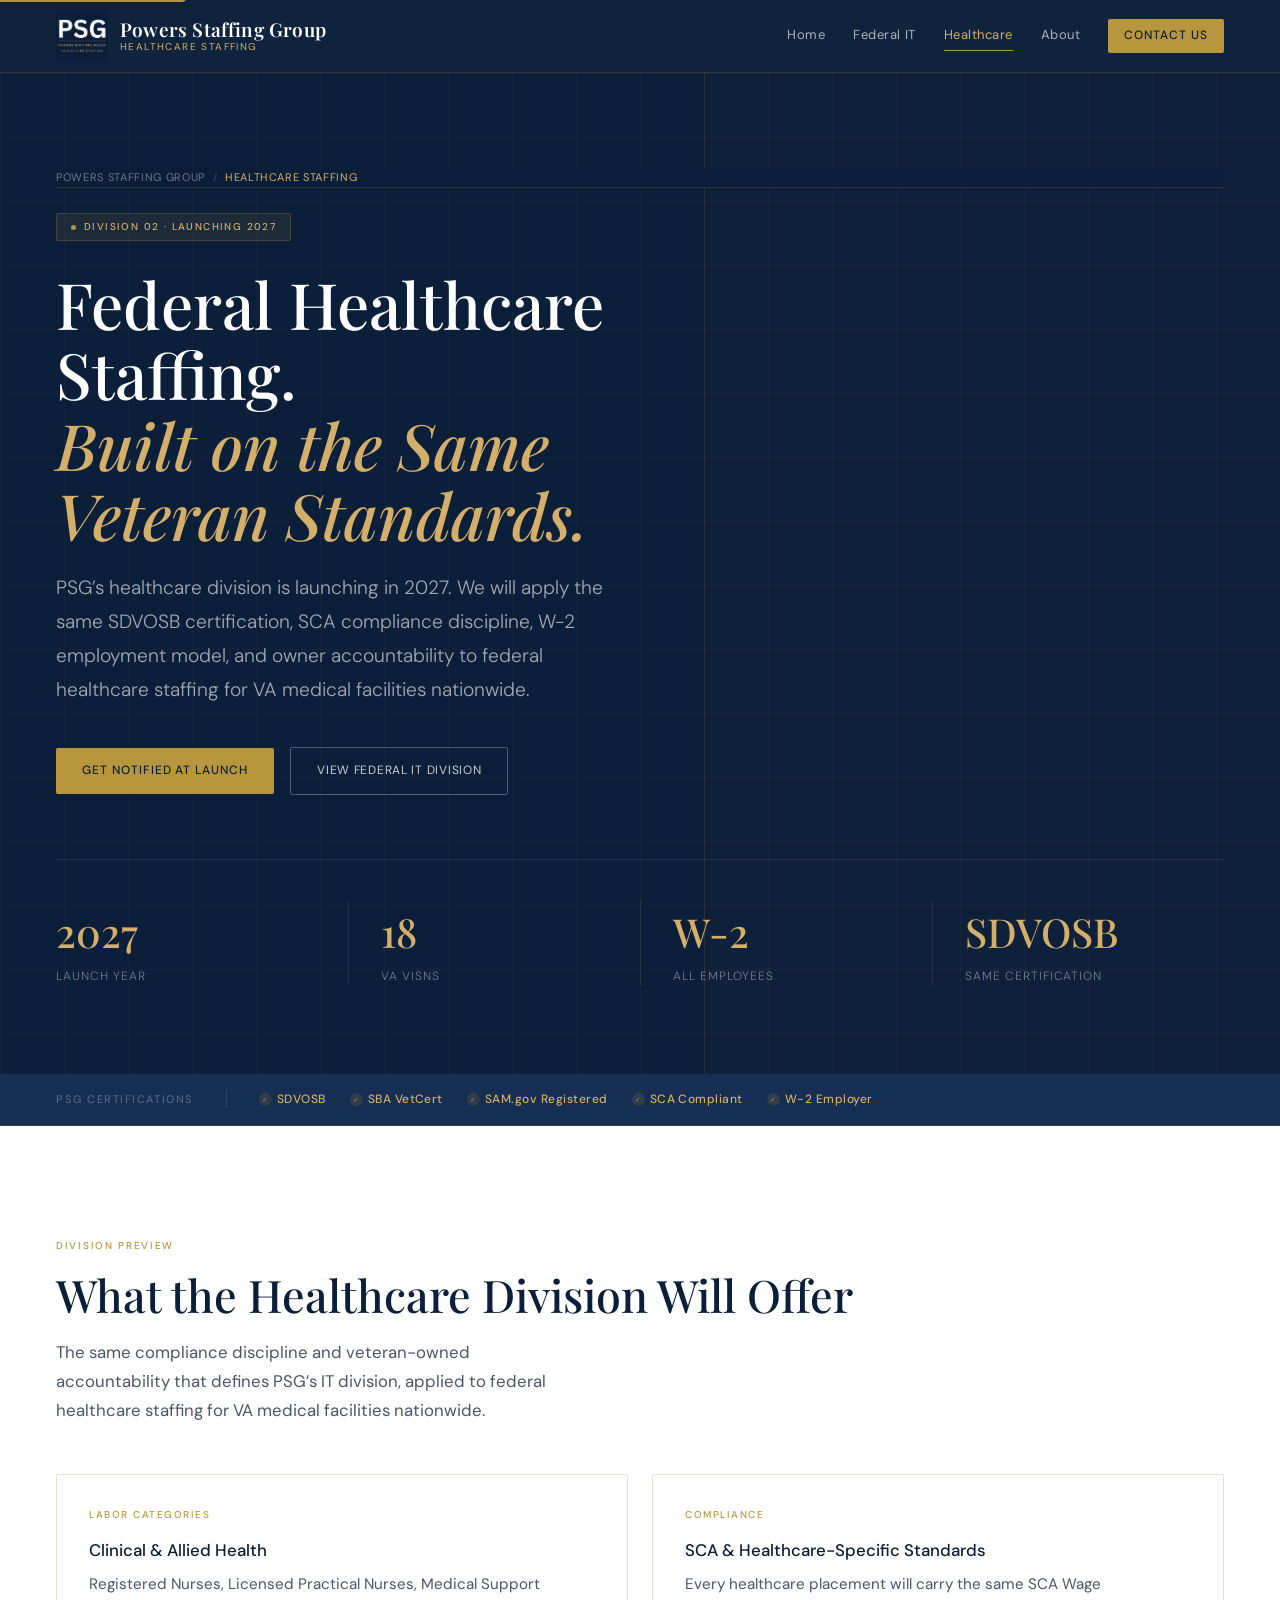
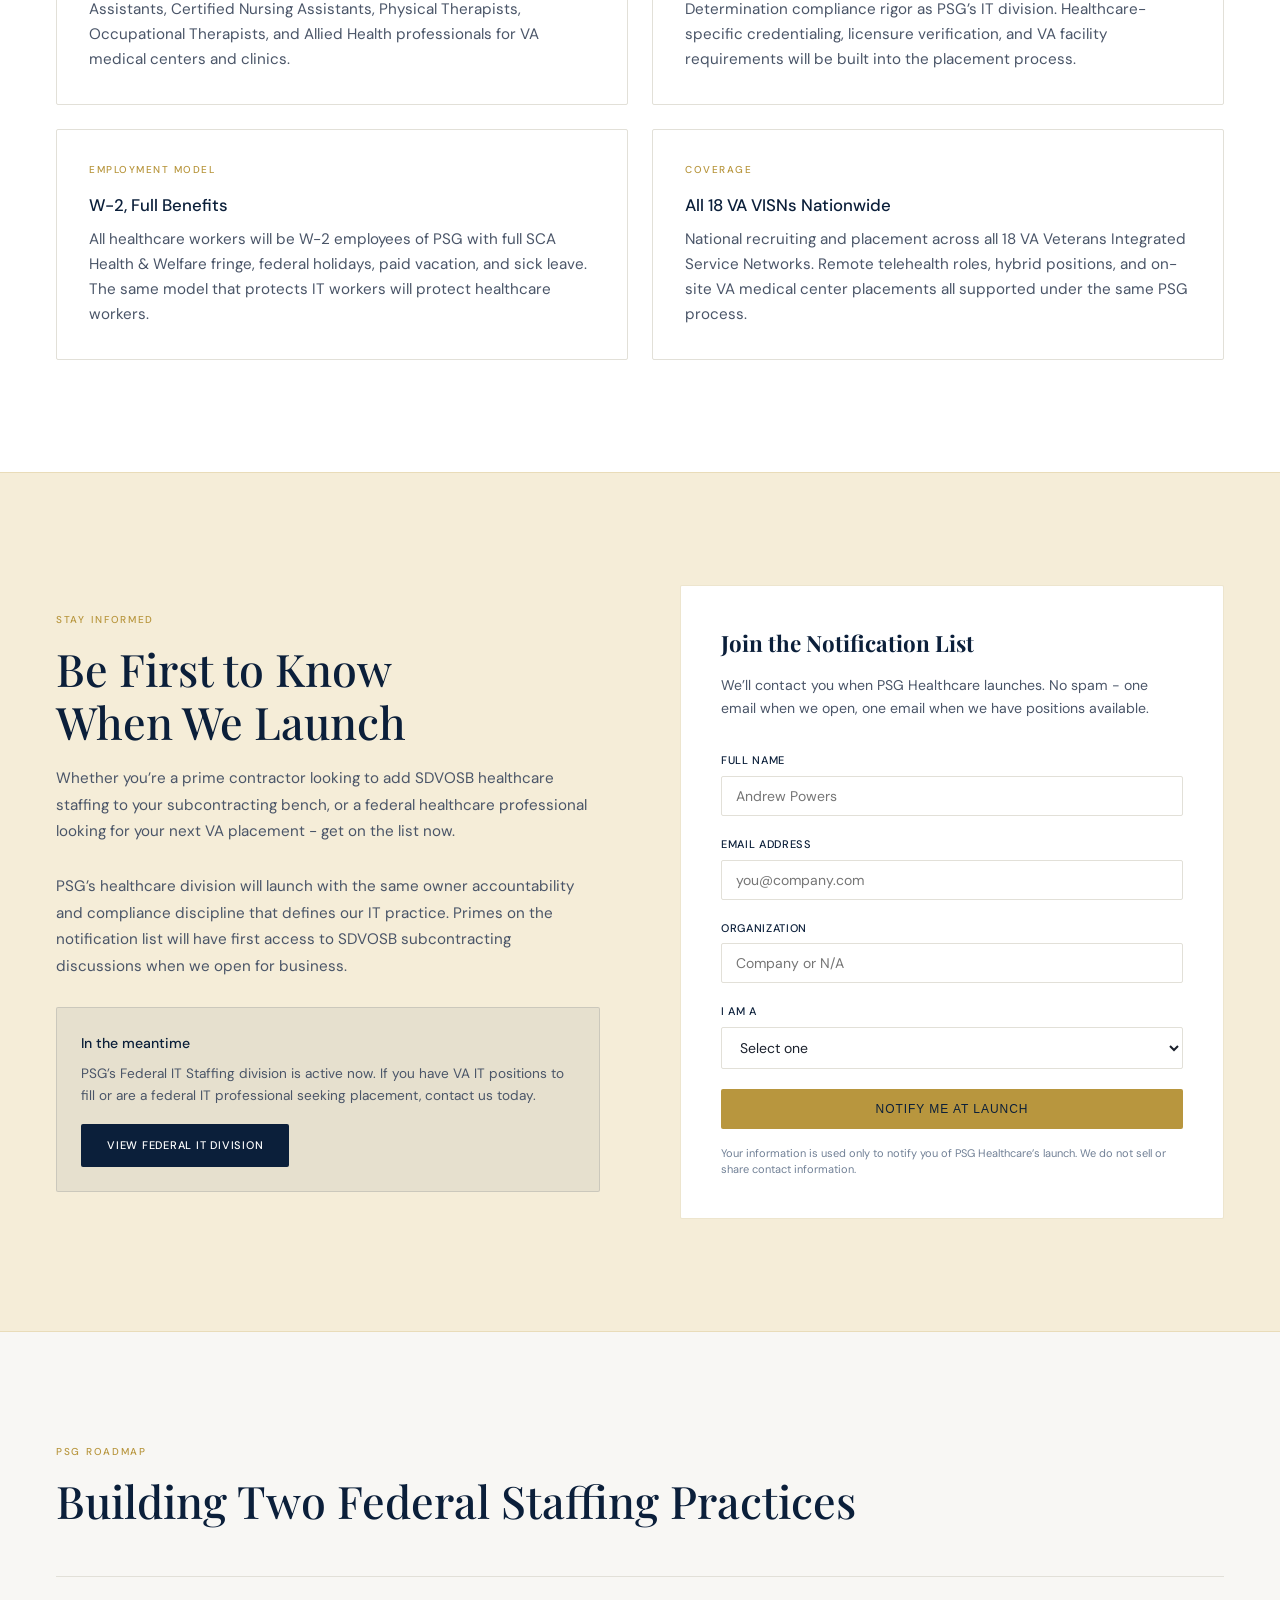
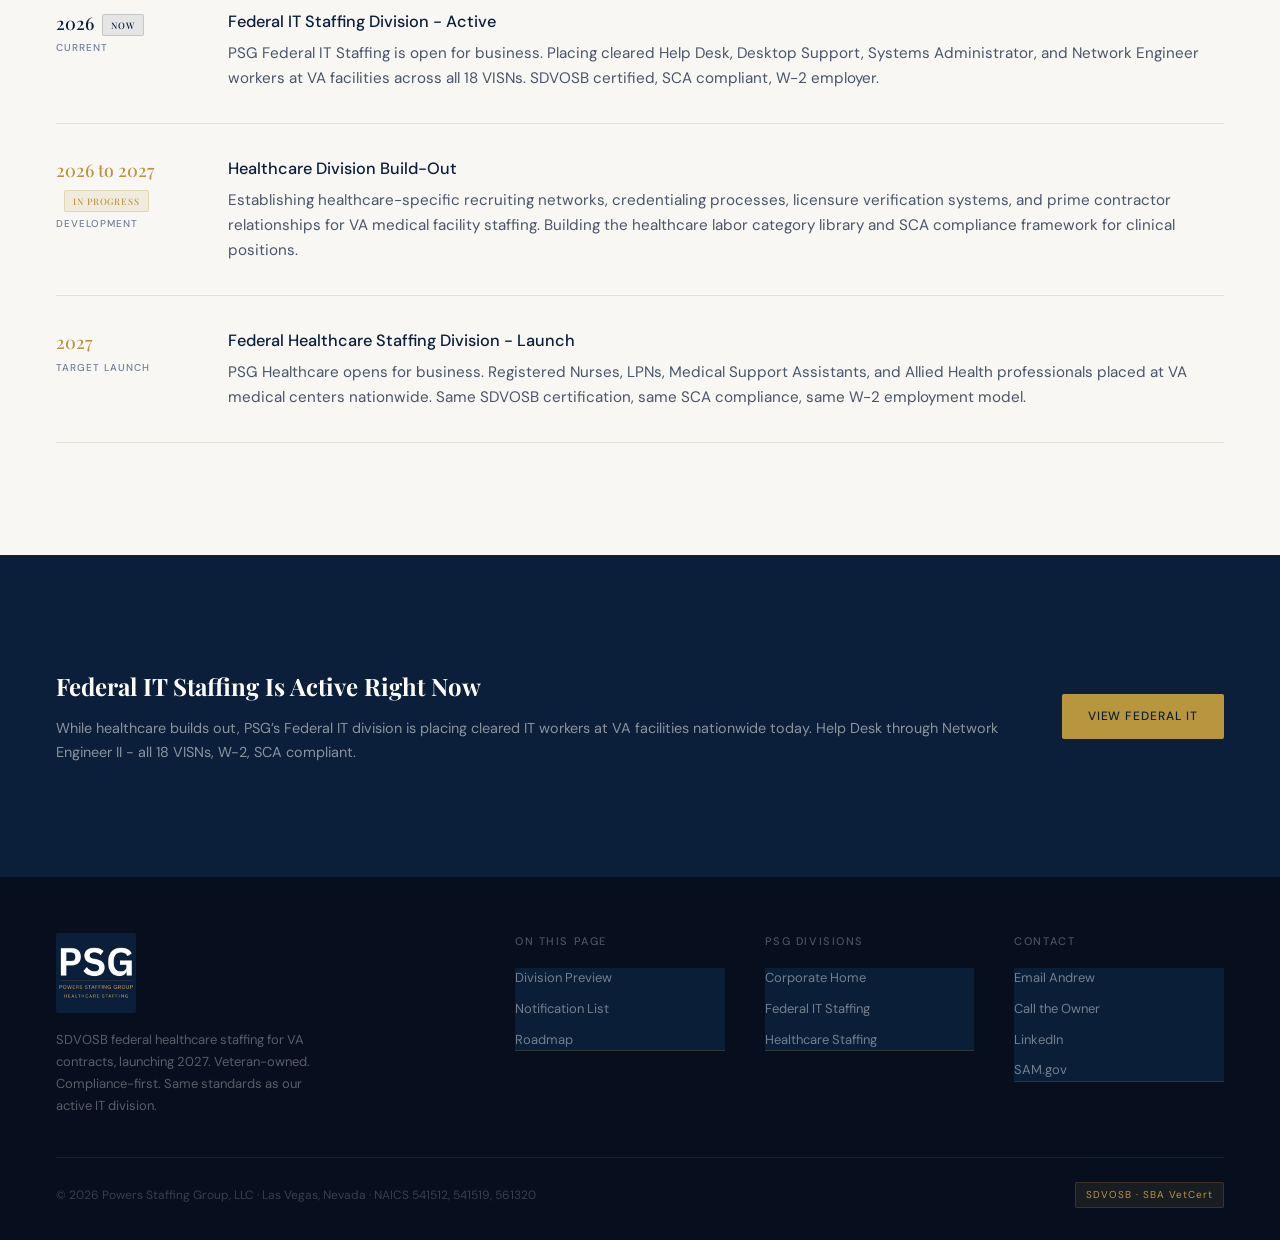
<file: healthcare/index.html>
<!DOCTYPE html>
<html lang="en">
<head>
<meta charset="UTF-8">
<meta name="viewport" content="width=device-width, initial-scale=1.0">

<title>Federal Healthcare Staffing | Powers Staffing Group | Launching 2027</title>
<meta name="description" content="Powers Staffing Group is launching a Federal Healthcare Staffing division in 2027. SDVOSB, VA nationwide, SCA compliant. Join the notification list for prime contractors and healthcare professionals.">
<meta name="robots" content="index, follow">
<link rel="canonical" href="https://www.powersstaffinggroup.com/healthcare/">

<meta property="og:type"        content="website">
<meta property="og:url"         content="https://www.powersstaffinggroup.com/healthcare/">
<meta property="og:title"       content="Federal Healthcare Staffing | Powers Staffing Group | Launching 2027">
<meta property="og:description" content="PSG's Federal Healthcare Staffing division launches in 2027. SDVOSB, VA nationwide, SCA compliant. Get notified when we launch.">
<meta property="og:site_name"   content="Powers Staffing Group">
<meta name="twitter:card"       content="summary_large_image">

<script type="application/ld+json">
{
  "@context": "https://schema.org",
  "@type": "Service",
  "name": "Federal Healthcare Staffing",
  "provider": {"@id":"https://www.powersstaffinggroup.com/#organization"},
  "url": "https://www.powersstaffinggroup.com/healthcare/",
  "description": "Powers Staffing Group Federal Healthcare Staffing division  -  launching 2027. Will provide SDVOSB healthcare staffing for Department of Veterans Affairs contracts nationwide, including Registered Nurses, Licensed Practical Nurses, Medical Support Assistants, and Allied Health professionals. SCA compliant, W-2 employment, all 18 VA VISNs.",
  "serviceType": "Federal Healthcare Staff Augmentation",
  "areaServed": "United States  -  all 18 VA VISNs",
  "availableChannel": {
    "@type": "ServiceChannel",
    "serviceUrl": "https://www.powersstaffinggroup.com/healthcare/",
    "availableLanguage": "English"
  }
}
</script>

<link rel="sitemap" type="application/xml" href="/sitemap.xml">
<link rel="icon" type="image/png" href="/favicon.png">
<link rel="apple-touch-icon" href="/favicon.png">
<link rel="preconnect" href="https://fonts.googleapis.com">
<link rel="preconnect" href="https://fonts.gstatic.com" crossorigin>
<link href="https://fonts.googleapis.com/css2?family=Playfair+Display:ital,wght@0,400;0,500;0,600;1,400;1,500&family=DM+Sans:wght@300;400;500&display=swap" rel="stylesheet">
<link rel="stylesheet" href="/style.css">

<style>
/* ── HEALTHCARE PAGE SPECIFIC ── */

.hc-hero { background: var(--navy); padding: 6rem 0 5.5rem; position: relative; overflow: hidden; }
.hc-hero-grid { position: absolute; inset: 0; background-image: linear-gradient(rgba(184,150,62,0.05) 1px,transparent 1px),linear-gradient(90deg,rgba(184,150,62,0.05) 1px,transparent 1px); background-size: 64px 64px; pointer-events: none; }
.hc-hero-accent { position: absolute; top: 0; right: 0; width: 45%; height: 100%; border-left: 1px solid rgba(184,150,62,0.1); background: rgba(184,150,62,0.02); pointer-events: none; }
.launch-badge { display: inline-flex; align-items: center; gap: 8px; background: rgba(184,150,62,0.1); border: 1px solid rgba(184,150,62,0.25); border-radius: 2px; padding: 5px 14px; margin-bottom: 1.75rem; }
.launch-badge-dot { width: 5px; height: 5px; border-radius: 50%; background: var(--gold); flex-shrink: 0; }
.launch-badge-txt { font-size: 10px; font-weight: 500; color: var(--gold-light); letter-spacing: 0.14em; text-transform: uppercase; }

/* Notify form */
.notify-section { background: var(--gold-pale); border-top: 1px solid rgba(184,150,62,0.2); border-bottom: 1px solid rgba(184,150,62,0.2); }
.notify-grid { display: grid; grid-template-columns: 1fr 1fr; gap: 5rem; align-items: center; }
.notify-form-wrap { background: var(--white); border: 1px solid rgba(184,150,62,0.25); border-radius: 2px; padding: 2.5rem; }
.notify-form-title { font-family: 'Playfair Display', serif; font-size: 1.4rem; color: var(--navy); margin-bottom: 0.75rem; }
.notify-form-sub { font-size: 0.88rem; color: var(--slate); line-height: 1.65; margin-bottom: 2rem; }
.form-group { margin-bottom: 1.25rem; }
.form-group label { display: block; font-size: 11px; font-weight: 500; color: var(--navy); letter-spacing: 0.06em; text-transform: uppercase; margin-bottom: 6px; }
.form-group input,
.form-group select { width: 100%; padding: 10px 14px; border: 1px solid var(--border); border-radius: 2px; font-size: 14px; font-family: 'DM Sans', sans-serif; color: var(--text); background: var(--white); transition: border-color 0.2s; }
.form-group input:focus,
.form-group select:focus { outline: none; border-color: var(--gold); }
.form-note { font-size: 11px; color: var(--slate-light); margin-top: 1rem; line-height: 1.5; }
.success-msg { display: none; background: rgba(11,31,58,0.06); border: 1px solid rgba(11,31,58,0.15); border-radius: 2px; padding: 1.25rem; font-size: 0.9rem; color: var(--navy); line-height: 1.6; }

/* What's coming */
.coming-grid { display: grid; grid-template-columns: repeat(2,1fr); gap: 1.5rem; margin-top: 3rem; }
.coming-card { background: var(--white); border: 1px solid var(--border); border-radius: 2px; padding: 2rem; }
.coming-card-tag { font-size: 10px; font-weight: 500; color: var(--gold); letter-spacing: 0.15em; text-transform: uppercase; display: block; margin-bottom: 0.875rem; }
.coming-card h3 { font-size: 1.05rem; font-weight: 500; color: var(--navy); margin-bottom: 0.5rem; }
.coming-card p  { font-size: 0.95rem; color: var(--slate); line-height: 1.65; }

/* Timeline */
.timeline { margin-top: 3rem; display: flex; flex-direction: column; gap: 0; }
.tl-item { display: grid; grid-template-columns: 140px 1fr; gap: 2rem; padding: 2rem 0; border-bottom: 1px solid var(--border); align-items: start; }
.tl-item:first-child { border-top: 1px solid var(--border); }
.tl-date { font-family: 'Playfair Display', serif; font-size: 1.1rem; font-weight: 500; color: var(--gold); }
.tl-label { font-size: 10px; font-weight: 500; color: var(--slate-light); letter-spacing: 0.1em; text-transform: uppercase; display: block; margin-top: 3px; }
.tl-h { font-size: 1.02rem; font-weight: 500; color: var(--navy); margin-bottom: 0.375rem; }
.tl-p { font-size: 0.95rem; color: var(--slate); line-height: 1.65; }
.tl-active .tl-date { color: var(--navy); }
.tl-active .tl-h { color: var(--navy); }
.tl-pill { display: inline-block; font-size: 9px; font-weight: 500; letter-spacing: 0.1em; text-transform: uppercase; padding: 3px 8px; border-radius: 2px; margin-left: 8px; vertical-align: middle; }
.tl-pill.now { background: rgba(11,31,58,0.08); color: var(--navy); border: 1px solid rgba(11,31,58,0.15); }
.tl-pill.soon { background: rgba(184,150,62,0.12); color: var(--gold); border: 1px solid rgba(184,150,62,0.25); }

/* IT division cross-link */
.it-crosslink { background: var(--navy); }
.it-crosslink-inner { display: grid; grid-template-columns: 1fr auto; gap: 3rem; align-items: center; }
.it-crosslink h3 { font-family: 'Playfair Display', serif; font-size: 1.5rem; color: #fff; margin-bottom: 0.625rem; }
.it-crosslink p  { font-size: 0.9rem; color: rgba(255,255,255,0.52); line-height: 1.7; }

@media (max-width: 768px) {
  .notify-grid, .coming-grid, .it-crosslink-inner { grid-template-columns: 1fr; gap: 2rem; }
  .tl-item { grid-template-columns: 1fr; gap: 0.5rem; }
}
</style>
</head>

<body>
<a href="#main-content" class="skip-nav">Skip to main content</a>

<!-- NAV -->
<nav role="navigation" aria-label="Main navigation">
  <div class="nav-w">
        <a href="/" class="nav-brand" aria-label="Powers Staffing Group home">
      <img src="../logo-healthcare.png" alt="Powers Staffing Group logo" class="nav-logo-img">
      <div class="nav-brand-text">
        <span class="nav-brand-main">Powers Staffing Group</span>
        <span class="nav-brand-sub">Healthcare Staffing</span>
      </div>
    </a>
    <div class="nav-links">
      <a href="/">Home</a>
      <a href="/federal-it/">Federal IT</a>
      <a href="/healthcare/" class="active" aria-current="page">Healthcare</a>
      <a href="/#about">About</a>
      <a href="/#contact" class="nav-cta">Contact Us</a>
    </div>
    <button class="nav-hamburger" id="hamburger" aria-label="Open menu" aria-expanded="false" aria-controls="nav-drawer">
      <span></span><span></span><span></span>
    </button>
  </div>
</nav>

<div class="nav-drawer" id="nav-drawer" role="dialog" aria-label="Mobile navigation">
  <a href="/">Home</a>
  <a href="/federal-it/">Federal IT</a>
  <a href="/healthcare/" class="active">Healthcare</a>
  <a href="/#about">About</a>
  <a href="/#contact" class="drawer-cta">Contact Us</a>
</div>

<main id="main-content">

<!-- HERO -->
<header class="hc-hero" aria-labelledby="hc-heading">
  <div class="hc-hero-grid" aria-hidden="true"></div>
  <div class="hc-hero-accent" aria-hidden="true"></div>
  <div class="w" style="position:relative;z-index:1">
    <nav class="breadcrumb" aria-label="Breadcrumb">
      <a href="/">Powers Staffing Group</a>
      <span class="breadcrumb-sep" aria-hidden="true">/</span>
      <span class="breadcrumb-cur" aria-current="page">Healthcare Staffing</span>
    </nav>
    <div class="launch-badge">
      <div class="launch-badge-dot" aria-hidden="true"></div>
      <span class="launch-badge-txt">Division 02 &middot; Launching 2027</span>
    </div>
    <h1 id="hc-heading" class="h1-hero" style="max-width:700px">
      Federal Healthcare Staffing.<br><em>Built on the Same<br>Veteran Standards.</em>
    </h1>
    <p style="font-size:1.2rem;font-weight:300;color:rgba(255,255,255,0.62);max-width:560px;line-height:1.78;margin-bottom:2.5rem">PSG&rsquo;s healthcare division is launching in 2027. We will apply the same SDVOSB certification, SCA compliance discipline, W-2 employment model, and owner accountability to federal healthcare staffing for VA medical facilities nationwide.</p>
    <div class="btn-row">
      <a href="#notify" class="btn-gold">Get Notified at Launch</a>
      <a href="/federal-it/" class="btn-ghost">View Federal IT Division</a>
    </div>
    <div class="stats-row" role="list" aria-label="What is coming">
      <div class="stat" role="listitem"><span class="stat-n">2027</span><span class="stat-l">Launch Year</span></div>
      <div class="stat" role="listitem"><span class="stat-n">18</span><span class="stat-l">VA VISNs</span></div>
      <div class="stat" role="listitem"><span class="stat-n">W-2</span><span class="stat-l">All Employees</span></div>
      <div class="stat" role="listitem"><span class="stat-n">SDVOSB</span><span class="stat-l">Same Certification</span></div>
    </div>
  </div>
</header>

<!-- CERT STRIP -->
<div class="cert-strip" role="complementary" aria-label="Company certifications">
  <div class="cert-inner">
    <span class="cert-lbl">PSG Certifications</span>
    <div class="cert-div" aria-hidden="true"></div>
    <div class="cert-items">
      <span class="cert-item"><span class="cert-chk" aria-hidden="true">&#10003;</span>SDVOSB</span>
      <span class="cert-item"><span class="cert-chk" aria-hidden="true">&#10003;</span>SBA VetCert</span>
      <span class="cert-item"><span class="cert-chk" aria-hidden="true">&#10003;</span>SAM.gov Registered</span>
      <span class="cert-item"><span class="cert-chk" aria-hidden="true">&#10003;</span>SCA Compliant</span>
      <span class="cert-item"><span class="cert-chk" aria-hidden="true">&#10003;</span>W-2 Employer</span>
    </div>
  </div>
</div>

<!-- WHAT'S COMING -->
<section id="what-is-coming" aria-labelledby="coming-heading" style="background:var(--white)">
  <div class="w">
    <span class="tag" aria-hidden="true">Division Preview</span>
    <h2 id="coming-heading" class="h2-dk">What the Healthcare Division Will Offer</h2>
    <p class="body-dk">The same compliance discipline and veteran-owned accountability that defines PSG&rsquo;s IT division, applied to federal healthcare staffing for VA medical facilities nationwide.</p>
    <div class="coming-grid">
      <div class="coming-card">
        <span class="coming-card-tag">Labor Categories</span>
        <h3>Clinical &amp; Allied Health</h3>
        <p>Registered Nurses, Licensed Practical Nurses, Medical Support Assistants, Certified Nursing Assistants, Physical Therapists, Occupational Therapists, and Allied Health professionals for VA medical centers and clinics.</p>
      </div>
      <div class="coming-card">
        <span class="coming-card-tag">Compliance</span>
        <h3>SCA &amp; Healthcare-Specific Standards</h3>
        <p>Every healthcare placement will carry the same SCA Wage Determination compliance rigor as PSG&rsquo;s IT division. Healthcare-specific credentialing, licensure verification, and VA facility requirements will be built into the placement process.</p>
      </div>
      <div class="coming-card">
        <span class="coming-card-tag">Employment Model</span>
        <h3>W-2, Full Benefits</h3>
        <p>All healthcare workers will be W-2 employees of PSG with full SCA Health &amp; Welfare fringe, federal holidays, paid vacation, and sick leave. The same model that protects IT workers will protect healthcare workers.</p>
      </div>
      <div class="coming-card">
        <span class="coming-card-tag">Coverage</span>
        <h3>All 18 VA VISNs Nationwide</h3>
        <p>National recruiting and placement across all 18 VA Veterans Integrated Service Networks. Remote telehealth roles, hybrid positions, and on-site VA medical center placements all supported under the same PSG process.</p>
      </div>
    </div>
  </div>
</section>

<!-- NOTIFY -->
<section id="notify" class="notify-section" aria-labelledby="notify-heading">
  <div class="w">
    <div class="notify-grid">
      <div>
        <span class="tag" aria-hidden="true">Stay Informed</span>
        <h2 id="notify-heading" class="h2-dk">Be First to Know<br>When We Launch</h2>
        <p style="font-size:0.95rem;color:var(--slate);line-height:1.75;margin-bottom:1.75rem">Whether you&rsquo;re a prime contractor looking to add SDVOSB healthcare staffing to your subcontracting bench, or a federal healthcare professional looking for your next VA placement  -  get on the list now.</p>
        <p style="font-size:0.95rem;color:var(--slate);line-height:1.75;margin-bottom:1.75rem">PSG&rsquo;s healthcare division will launch with the same owner accountability and compliance discipline that defines our IT practice. Primes on the notification list will have first access to SDVOSB subcontracting discussions when we open for business.</p>
        <div style="background:rgba(11,31,58,0.06);border:1px solid rgba(11,31,58,0.12);border-radius:2px;padding:1.5rem;margin-top:1.75rem">
          <p style="font-size:0.88rem;color:var(--navy);font-weight:500;margin-bottom:0.5rem">In the meantime</p>
          <p style="font-size:0.85rem;color:var(--slate);line-height:1.65;margin-bottom:1rem">PSG&rsquo;s Federal IT Staffing division is active now. If you have VA IT positions to fill or are a federal IT professional seeking placement, contact us today.</p>
          <a href="/federal-it/" class="btn-navy" style="font-size:11px">View Federal IT Division</a>
        </div>
      </div>
      <div>
        <div class="notify-form-wrap">
          <h3 class="notify-form-title">Join the Notification List</h3>
          <p class="notify-form-sub">We&rsquo;ll contact you when PSG Healthcare launches. No spam  -  one email when we open, one email when we have positions available.</p>
          <form id="notify-form" action="https://formspree.io/f/xnjodykb" method="POST" novalidate>
            <div class="form-group">
              <label for="notify-name">Full Name</label>
              <input type="text" id="notify-name" name="name" placeholder="Andrew Powers" autocomplete="name" required>
            </div>
            <div class="form-group">
              <label for="notify-email">Email Address</label>
              <input type="email" id="notify-email" name="email" placeholder="you@company.com" autocomplete="email" required>
            </div>
            <div class="form-group">
              <label for="notify-org">Organization</label>
              <input type="text" id="notify-org" name="organization" placeholder="Company or N/A" autocomplete="organization">
            </div>
            <div class="form-group">
              <label for="notify-type">I am a</label>
              <select id="notify-type" name="type" required>
                <option value="" disabled selected>Select one</option>
                <option value="prime">Prime Contractor</option>
                <option value="candidate">Healthcare Professional</option>
                <option value="other">Other</option>
              </select>
            </div>
            <input type="hidden" name="_subject" value="PSG Healthcare Launch Notification">
            <button type="submit" class="btn-gold" style="width:100%;justify-content:center">Notify Me at Launch</button>
            <p class="form-note">Your information is used only to notify you of PSG Healthcare&rsquo;s launch. We do not sell or share contact information.</p>
          </form>
          <div class="success-msg" id="success-msg" role="alert">
            &#10003;&nbsp; You&rsquo;re on the list. We&rsquo;ll reach out directly when PSG Healthcare opens for business. In the meantime, feel free to reach out at <a href="mailto:andrew.powers@powersstaffinggroup.com" style="color:var(--navy)">andrew.powers@powersstaffinggroup.com</a>.
          </div>
        </div>
      </div>
    </div>
  </div>
</section>

<!-- TIMELINE -->
<section id="timeline" aria-labelledby="timeline-heading" style="background:var(--cream)">
  <div class="w">
    <span class="tag" aria-hidden="true">PSG Roadmap</span>
    <h2 id="timeline-heading" class="h2-dk">Building Two Federal Staffing Practices</h2>
    <div class="timeline" role="list">
      <div class="tl-item tl-active" role="listitem">
        <div><span class="tl-date">2026<span class="tl-pill now">Now</span></span><span class="tl-label">Current</span></div>
        <div><p class="tl-h">Federal IT Staffing Division  -  Active</p><p class="tl-p">PSG Federal IT Staffing is open for business. Placing cleared Help Desk, Desktop Support, Systems Administrator, and Network Engineer workers at VA facilities across all 18 VISNs. SDVOSB certified, SCA compliant, W-2 employer.</p></div>
      </div>
      <div class="tl-item" role="listitem">
        <div><span class="tl-date">2026 to 2027<span class="tl-pill soon">In Progress</span></span><span class="tl-label">Development</span></div>
        <div><p class="tl-h">Healthcare Division Build-Out</p><p class="tl-p">Establishing healthcare-specific recruiting networks, credentialing processes, licensure verification systems, and prime contractor relationships for VA medical facility staffing. Building the healthcare labor category library and SCA compliance framework for clinical positions.</p></div>
      </div>
      <div class="tl-item" role="listitem">
        <div><span class="tl-date">2027</span><span class="tl-label">Target Launch</span></div>
        <div><p class="tl-h">Federal Healthcare Staffing Division  -  Launch</p><p class="tl-p">PSG Healthcare opens for business. Registered Nurses, LPNs, Medical Support Assistants, and Allied Health professionals placed at VA medical centers nationwide. Same SDVOSB certification, same SCA compliance, same W-2 employment model.</p></div>
      </div>
    </div>
  </div>
</section>

<!-- IT CROSS-LINK -->
<section class="it-crosslink" aria-label="Federal IT Staffing  -  active now">
  <div class="w">
    <div class="it-crosslink-inner">
      <div>
        <h3>Federal IT Staffing Is Active Right Now</h3>
        <p>While healthcare builds out, PSG&rsquo;s Federal IT division is placing cleared IT workers at VA facilities nationwide today. Help Desk through Network Engineer II  -  all 18 VISNs, W-2, SCA compliant.</p>
      </div>
      <div class="btn-row" style="flex-shrink:0">
        <a href="/federal-it/" class="btn-gold">View Federal IT</a>
      </div>
    </div>
  </div>
</section>

</main>

<!-- FOOTER -->
<footer role="contentinfo">
  <div class="w">
    <div class="ft-top">
      <div>
        <img src="../logo-healthcare.png" alt="Powers Staffing Group Healthcare Staffing" class="footer-logo" width="80" height="80" style="margin-bottom:1rem;border-radius:2px">
        <p class="ft-desc">SDVOSB federal healthcare staffing for VA contracts, launching 2027. Veteran-owned. Compliance-first. Same standards as our active IT division.</p>
      </div>
      <div>
        <p class="ft-col-h">On This Page</p>
        <nav class="ft-links" aria-label="Page section links">
          <a href="#what-is-coming">Division Preview</a>
          <a href="#notify">Notification List</a>
          <a href="#timeline">Roadmap</a>
        </nav>
      </div>
      <div>
        <p class="ft-col-h">PSG Divisions</p>
        <nav class="ft-links" aria-label="Division links">
          <a href="/">Corporate Home</a>
          <a href="/federal-it/">Federal IT Staffing</a>
          <a href="/healthcare/" aria-current="page">Healthcare Staffing</a>
        </nav>
      </div>
      <div>
        <p class="ft-col-h">Contact</p>
        <nav class="ft-links" aria-label="Contact links">
          <a href="mailto:andrew.powers@powersstaffinggroup.com">Email Andrew</a>
          <a href="tel:+17026253433">Call the Owner</a>
          <a href="https://www.linkedin.com/company/powers-staffing-group" rel="noopener noreferrer" target="_blank">LinkedIn</a>
          <a href="https://sam.gov" rel="noopener noreferrer" target="_blank">SAM.gov</a>
        </nav>
      </div>
    </div>
    <div class="ft-bottom">
      <p class="ft-copy">&copy; 2026 Powers Staffing Group, LLC &middot; Las Vegas, Nevada &middot; NAICS 541512, 541519, 561320</p>
      <span class="ft-badge">SDVOSB &middot; SBA VetCert</span>
    </div>
  </div>
</footer>

<script>
// Fade-in on scroll


// Healthcare Notification Form
document.getElementById('notify-form').addEventListener('submit', function(e){
  e.preventDefault();
  var form  = document.getElementById('notify-form');
  var name  = document.getElementById('notify-name').value.trim();
  var email = document.getElementById('notify-email').value.trim();
  var type  = document.getElementById('notify-type').value;
  if(!name || !email || !type){ alert('Please fill in all required fields.'); return; }

  var data = new FormData(form);

  fetch(form.action, {
    method: 'POST',
    body: data,
    headers: { 'Accept': 'application/json' }
  }).then(function(res){
    if(res.ok){
      form.style.display = 'none';
      document.getElementById('success-msg').style.display = 'block';
    } else {
      alert('Submission error. Please email andrew.powers@powersstaffinggroup.com directly.');
    }
  }).catch(function(){
    alert('Network error. Please email andrew.powers@powersstaffinggroup.com directly.');
  });
});
</script>

<script>
(function(){
  var btn = document.getElementById('hamburger');
  var drawer = document.getElementById('nav-drawer');
  if(!btn||!drawer) return;
  btn.addEventListener('click', function(){
    var open = drawer.classList.toggle('open');
    btn.classList.toggle('open', open);
    btn.setAttribute('aria-expanded', String(open));
    document.body.style.overflow = open ? 'hidden' : '';
  });
  document.addEventListener('keydown', function(e){
    if(e.key==='Escape' && drawer.classList.contains('open')){
      drawer.classList.remove('open');
      btn.classList.remove('open');
      btn.setAttribute('aria-expanded','false');
      document.body.style.overflow='';
    }
  });
  drawer.querySelectorAll('a').forEach(function(a){
    a.addEventListener('click',function(){
      drawer.classList.remove('open');
      btn.classList.remove('open');
      btn.setAttribute('aria-expanded','false');
      document.body.style.overflow='';
    });
  });
})();
</script>

</body>
</html>
</file>
<file: style.css>
/* ============================================
   POWERS STAFFING GROUP  -  Shared Stylesheet
   powersstaffinggroup.com
   ============================================ */

*, *::before, *::after { margin: 0; padding: 0; box-sizing: border-box; }

:root {
  --navy:        #0B1F3A;
  --navy-mid:    #152E52;
  --navy-light:  #1E3F6B;
  --gold:        #B8963E;
  --gold-light:  #D4AF6A;
  --gold-pale:   #F5EDD8;
  --cream:       #F8F7F4;
  --white:       #FFFFFF;
  --slate:       #4A5568;
  --slate-light: #718096;
  --border:      #E2E0D8;
  --text:        #1A202C;
  --max:         1280px;
  --pad:         3.5rem;
}

html { scroll-behavior: smooth; }
body {
  font-family: 'DM Sans', sans-serif;
  color: var(--text);
  background: var(--cream);
  font-size: 16px;
  line-height: 1.6;
  -webkit-font-smoothing: antialiased;
}

/* ── LAYOUT ── */
.w { width: 100%; max-width: var(--max); margin: 0 auto; padding: 0 var(--pad); }
section { padding: 7rem 0; }

/* ── SKIP NAV ── */
.skip-nav {
  position: absolute; top: -40px; left: 0;
  background: var(--gold); color: var(--navy);
  padding: 8px 16px; z-index: 999;
  font-weight: 500; text-decoration: none;
  border-radius: 0 0 4px 0;
}
.skip-nav:focus { top: 0; }

/* ── NAV ── */
nav {
  position: sticky; top: 0; z-index: 100;
  background: rgba(11,31,58,0.98);
  backdrop-filter: blur(10px);
  -webkit-backdrop-filter: blur(10px);
  border-bottom: 1px solid rgba(184,150,62,0.2);
}
.nav-w {
  width: 100%; max-width: var(--max); margin: 0 auto;
  padding: 0 var(--pad); height: 72px;
  display: flex; align-items: center; justify-content: space-between;
}
.nav-brand { text-decoration: none; display: flex; align-items: center; gap: 12px; }
.nav-logo-img { display: block; height: 52px; width: 52px; object-fit: cover; border-radius: 3px; flex-shrink: 0; }
.nav-brand-text { display: flex; flex-direction: column; line-height: 1.15; }
.nav-brand-main { font-family: 'Playfair Display', serif; font-size: 19px; font-weight: 600; color: #fff; letter-spacing: 0.01em; }
.nav-brand-sub { font-size: 10px; font-weight: 400; color: var(--gold-light); letter-spacing: 0.14em; text-transform: uppercase; }
.footer-logo { display: block; border-radius: 2px; }
.nav-links { display: flex; align-items: center; gap: 1.75rem; }
.nav-links a {
  color: rgba(255,255,255,0.65); text-decoration: none;
  font-size: 13px; letter-spacing: 0.04em;
  transition: color 0.2s; padding: 4px 0;
  border-bottom: 1px solid transparent;
}
.nav-links a:hover { color: var(--gold-light); }
.nav-links a.active { color: var(--gold-light); border-bottom-color: var(--gold); }
.nav-links a:focus { outline: 2px solid var(--gold); outline-offset: 4px; border-radius: 2px; }
.nav-cta {
  background: var(--gold) !important; color: var(--navy) !important;
  padding: 7px 16px !important; border-radius: 2px;
  font-weight: 500 !important; font-size: 12px !important;
  letter-spacing: 0.08em !important; text-transform: uppercase;
  transition: background 0.2s !important; border-bottom: none !important;
}
.nav-cta:hover { background: var(--gold-light) !important; }
.nav-cta.active { border-bottom: none !important; }

/* ── BUTTONS ── */
.btn-gold {
  display: inline-flex; align-items: center;
  background: var(--gold); color: var(--navy);
  padding: 13px 26px; text-decoration: none;
  font-weight: 500; font-size: 12px;
  letter-spacing: 0.08em; text-transform: uppercase;
  border-radius: 2px; transition: background 0.2s;
  cursor: pointer; border: none;
}
.btn-gold:hover { background: var(--gold-light); }
.btn-ghost {
  display: inline-flex; align-items: center;
  border: 1px solid rgba(255,255,255,0.28); color: rgba(255,255,255,0.78);
  padding: 13px 26px; text-decoration: none;
  font-size: 12px; letter-spacing: 0.06em; text-transform: uppercase;
  border-radius: 2px; transition: all 0.2s;
}
.btn-ghost:hover { border-color: var(--gold-light); color: #fff; }
.btn-navy {
  display: inline-flex; align-items: center;
  background: var(--navy); color: #fff;
  padding: 13px 26px; text-decoration: none;
  font-weight: 500; font-size: 12px;
  letter-spacing: 0.07em; text-transform: uppercase;
  border-radius: 2px; transition: background 0.2s;
}
.btn-navy:hover { background: var(--navy-mid); }
.btn-outline-navy {
  display: inline-flex; align-items: center;
  border: 1px solid var(--navy); color: var(--navy);
  padding: 13px 26px; text-decoration: none;
  font-size: 12px; letter-spacing: 0.06em; text-transform: uppercase;
  border-radius: 2px; transition: all 0.2s;
}
.btn-outline-navy:hover { background: var(--navy); color: #fff; }
.btn-outline-lt {
  display: inline-flex; align-items: center;
  border: 1px solid rgba(255,255,255,0.28); color: rgba(255,255,255,0.75);
  padding: 13px 26px; text-decoration: none;
  font-size: 12px; letter-spacing: 0.06em; text-transform: uppercase;
  border-radius: 2px; transition: all 0.2s;
}
.btn-outline-lt:hover { border-color: var(--gold-light); color: #fff; }
.btn-row { display: flex; align-items: center; gap: 1rem; flex-wrap: wrap; }

/* ── TYPE ATOMS ── */
.tag {
  font-size: 10px; font-weight: 500; color: var(--gold);
  letter-spacing: 0.17em; text-transform: uppercase;
  margin-bottom: 0.875rem; display: block;
}
.h1-hero {
  font-family: 'Playfair Display', serif;
  font-size: clamp(3rem, 5vw, 4.25rem);
  font-weight: 500; color: #fff;
  line-height: 1.1; margin-bottom: 1.25rem; max-width: 680px;
}
.h1-hero em { font-style: italic; color: var(--gold-light); }
.h2-dk {
  font-family: 'Playfair Display', serif;
  font-size: clamp(2.25rem, 3.5vw, 3rem);
  font-weight: 500; color: var(--navy);
  line-height: 1.2; margin-bottom: 1rem;
}
.h2-lt {
  font-family: 'Playfair Display', serif;
  font-size: clamp(2.25rem, 3.5vw, 3rem);
  font-weight: 500; color: #fff;
  line-height: 1.2; margin-bottom: 1rem;
}
.body-dk { font-size: 1.05rem; color: var(--slate); line-height: 1.75; max-width: 520px; }
.body-lt { font-size: 1.05rem; color: rgba(255,255,255,0.58); line-height: 1.75; max-width: 520px; }

/* ── CERT STRIP ── */
.cert-strip { background: var(--navy-mid); border-bottom: 1px solid rgba(184,150,62,0.16); }
.cert-inner {
  width: 100%; max-width: var(--max); margin: 0 auto;
  padding: 1rem var(--pad);
  display: flex; align-items: center; gap: 2rem; flex-wrap: wrap;
}
.cert-lbl { font-size: 11px; font-weight: 500; color: rgba(255,255,255,0.28); letter-spacing: 0.14em; text-transform: uppercase; white-space: nowrap; }
.cert-div { width: 1px; height: 18px; background: rgba(255,255,255,0.1); flex-shrink: 0; }
.cert-items { display: flex; gap: 1.5rem; flex-wrap: wrap; align-items: center; }
.cert-item { font-size: 12px; font-weight: 500; color: var(--gold-light); letter-spacing: 0.04em; display: flex; align-items: center; gap: 5px; }
.cert-chk { width: 13px; height: 13px; background: rgba(184,150,62,0.16); border-radius: 50%; display: flex; align-items: center; justify-content: center; font-size: 7px; color: var(--gold); flex-shrink: 0; line-height: 1; }

/* ── PAGE HERO (inner pages) ── */
.page-hero { background: var(--navy); padding: 5rem 0 4.5rem; position: relative; overflow: hidden; }
.page-hero-grid { position: absolute; inset: 0; background-image: linear-gradient(rgba(184,150,62,0.06) 1px,transparent 1px),linear-gradient(90deg,rgba(184,150,62,0.06) 1px,transparent 1px); background-size: 64px 64px; pointer-events: none; }
.breadcrumb { display: flex; align-items: center; gap: 8px; margin-bottom: 1.5rem; }
.breadcrumb a { font-size: 11px; color: rgba(255,255,255,0.4); text-decoration: none; letter-spacing: 0.06em; text-transform: uppercase; transition: color 0.2s; }
.breadcrumb a:hover { color: var(--gold-light); }
.breadcrumb-sep { font-size: 11px; color: rgba(255,255,255,0.2); }
.breadcrumb-cur { font-size: 11px; color: var(--gold-light); letter-spacing: 0.06em; text-transform: uppercase; }

/* ── STATS ROW ── */
.stats-row { display: grid; grid-template-columns: repeat(4,1fr); margin-top: 4rem; padding-top: 2.5rem; border-top: 1px solid rgba(255,255,255,0.1); }
.stat { padding: 0 2rem 0 0; }
.stat + .stat { border-left: 1px solid rgba(255,255,255,0.08); padding-left: 2rem; }
.stat-n { font-family: 'Playfair Display', serif; font-size: 2.5rem; font-weight: 500; color: var(--gold-light); display: block; }
.stat-l { font-size: 12px; font-weight: 300; color: rgba(255,255,255,0.42); letter-spacing: 0.08em; text-transform: uppercase; display: block; margin-top: 3px; }

/* ── CARDS ── */
.card-white { background: var(--white); border: 1px solid var(--border); padding: 1.75rem; border-radius: 2px; transition: border-color 0.2s; }
.card-white:hover { border-color: var(--gold); }
.card-navy { background: var(--navy); border-radius: 2px; padding: 2.25rem; }
.card-navy-border { background: rgba(255,255,255,0.04); border: 1px solid rgba(184,150,62,0.2); border-radius: 2px; padding: 2.25rem; }

/* ── LABOR CATEGORY TAGS ── */
.cats { display: flex; flex-wrap: wrap; gap: 7px; margin-bottom: 2rem; list-style: none; }
.cat-lt { font-size: 11px; font-weight: 500; letter-spacing: 0.04em; padding: 4px 11px; border-radius: 2px; background: rgba(184,150,62,0.14); color: var(--gold-light); border: 1px solid rgba(184,150,62,0.22); }
.cat-dk { font-size: 11px; font-weight: 500; letter-spacing: 0.04em; padding: 4px 11px; border-radius: 2px; background: rgba(11,31,58,0.06); color: var(--navy); border: 1px solid rgba(11,31,58,0.13); }

/* ── FAQ ── */
.faq-grid { display: grid; grid-template-columns: 1fr 1fr; gap: 1.5rem; margin-top: 3rem; }
.fq { border: 1px solid var(--border); border-radius: 2px; padding: 1.75rem; background: var(--white); }
.fq-q { font-size: 1rem; font-weight: 500; color: var(--navy); margin-bottom: 0.625rem; }
.fq-a { font-size: 0.92rem; color: var(--slate); line-height: 1.7; }

/* ── FOOTER ── */
footer { background: #070F1E; padding: 3.5rem 0 2rem; }
.ft-top { display: grid; grid-template-columns: 2fr 1fr 1fr 1fr; gap: 2.5rem; padding-bottom: 2.5rem; border-bottom: 1px solid rgba(255,255,255,0.07); }
.ft-name { font-family: 'Playfair Display', serif; font-size: 1.1rem; font-weight: 500; color: #fff; margin-bottom: 3px; }
.ft-sub { font-size: 10px; color: var(--gold); letter-spacing: 0.13em; text-transform: uppercase; margin-bottom: 1rem; display: block; }
.ft-desc { font-size: 13px; color: rgba(255,255,255,0.33); line-height: 1.7; max-width: 260px; }
.ft-col-h { font-size: 11px; font-weight: 500; color: rgba(255,255,255,0.28); letter-spacing: 0.14em; text-transform: uppercase; margin-bottom: 1.1rem; }
.ft-links { display: flex; flex-direction: column; gap: 0.625rem; }
.ft-links a { font-size: 13px; color: rgba(255,255,255,0.43); text-decoration: none; transition: color 0.2s; }
.ft-links a:hover { color: var(--gold-light); }
.ft-bottom { padding-top: 1.5rem; display: flex; justify-content: space-between; align-items: center; flex-wrap: wrap; gap: 1rem; }
.ft-copy { font-size: 12px; color: rgba(255,255,255,0.2); }
.ft-badge { font-size: 10px; color: var(--gold); letter-spacing: 0.1em; background: rgba(184,150,62,0.1); border: 1px solid rgba(184,150,62,0.2); padding: 4px 10px; border-radius: 2px; }

/* ── ANIMATIONS ── */
@media (prefers-reduced-motion: no-preference) {
  .fade-up { opacity: 0; transform: translateY(16px); transition: opacity 0.5s ease, transform 0.5s ease; }
  .fade-up.visible { opacity: 1; transform: translateY(0); }
}
/* Fallback: ensure cards never stay invisible */
.fade-up.loaded { opacity: 1; transform: translateY(0); }

/* ── HAMBURGER BUTTON ── */
.nav-hamburger {
  display: none;
  flex-direction: column;
  justify-content: center;
  gap: 5px;
  width: 36px;
  height: 36px;
  background: none;
  border: 1px solid rgba(255,255,255,0.2);
  border-radius: 2px;
  cursor: pointer;
  padding: 8px;
  flex-shrink: 0;
}
.nav-hamburger span {
  display: block;
  width: 100%;
  height: 1.5px;
  background: rgba(255,255,255,0.8);
  border-radius: 1px;
  transition: transform 0.25s ease, opacity 0.25s ease;
  transform-origin: center;
}
.nav-hamburger.open span:nth-child(1) { transform: translateY(6.5px) rotate(45deg); }
.nav-hamburger.open span:nth-child(2) { opacity: 0; transform: scaleX(0); }
.nav-hamburger.open span:nth-child(3) { transform: translateY(-6.5px) rotate(-45deg); }

/* ── MOBILE DRAWER ── */
.nav-drawer {
  display: none;
  position: fixed;
  top: 62px;
  left: 0;
  right: 0;
  bottom: 0;
  background: rgba(11,31,58,0.98);
  backdrop-filter: blur(10px);
  -webkit-backdrop-filter: blur(10px);
  z-index: 99;
  flex-direction: column;
  padding: 2rem 1.5rem;
  border-top: 1px solid rgba(184,150,62,0.2);
  overflow-y: auto;
}
.nav-drawer.open { display: flex; }
.nav-drawer a {
  color: rgba(255,255,255,0.75);
  text-decoration: none;
  font-size: 1.1rem;
  font-weight: 400;
  letter-spacing: 0.02em;
  padding: 1rem 0;
  border-bottom: 1px solid rgba(255,255,255,0.07);
  transition: color 0.2s;
}
.nav-drawer a:first-child { border-top: 1px solid rgba(255,255,255,0.07); }
.nav-drawer a:hover { color: var(--gold-light); }
.nav-drawer a.active { color: var(--gold-light); }
.nav-drawer .drawer-cta {
  margin-top: 1.5rem;
  background: var(--gold);
  color: var(--navy) !important;
  text-align: center;
  padding: 14px !important;
  border-radius: 2px;
  font-weight: 500 !important;
  font-size: 13px !important;
  letter-spacing: 0.08em !important;
  text-transform: uppercase;
  border: none !important;
}
.nav-drawer .drawer-cta:hover { background: var(--gold-light); }
.nav-drawer-divider { height: 1px; background: rgba(255,255,255,0.07); margin: 0.5rem 0; }

/* ── RESPONSIVE ── */
@media (max-width: 768px) {
  :root { --pad: 1.25rem; }
  .nav-links { display: none; }
  .nav-hamburger { display: flex; }
  .nav-logo-img { height: 40px; width: 40px; }
  .nav-brand-text { display: none; }
  .stats-row { grid-template-columns: 1fr 1fr; gap: 1.5rem; }
  .stat + .stat { border-left: none; padding-left: 0; }
  .ft-top { grid-template-columns: 1fr 1fr; gap: 2rem; }
  .faq-grid { grid-template-columns: 1fr; }
  .h2-dk, .h2-lt { font-size: 1.75rem; }
}
@media (max-width: 480px) {
  .stats-row { grid-template-columns: 1fr 1fr; }
  .ft-top { grid-template-columns: 1fr; }
}

/* ── SHARED NAV + FOOTER HTML snippets are inlined per page ── */
</file>
